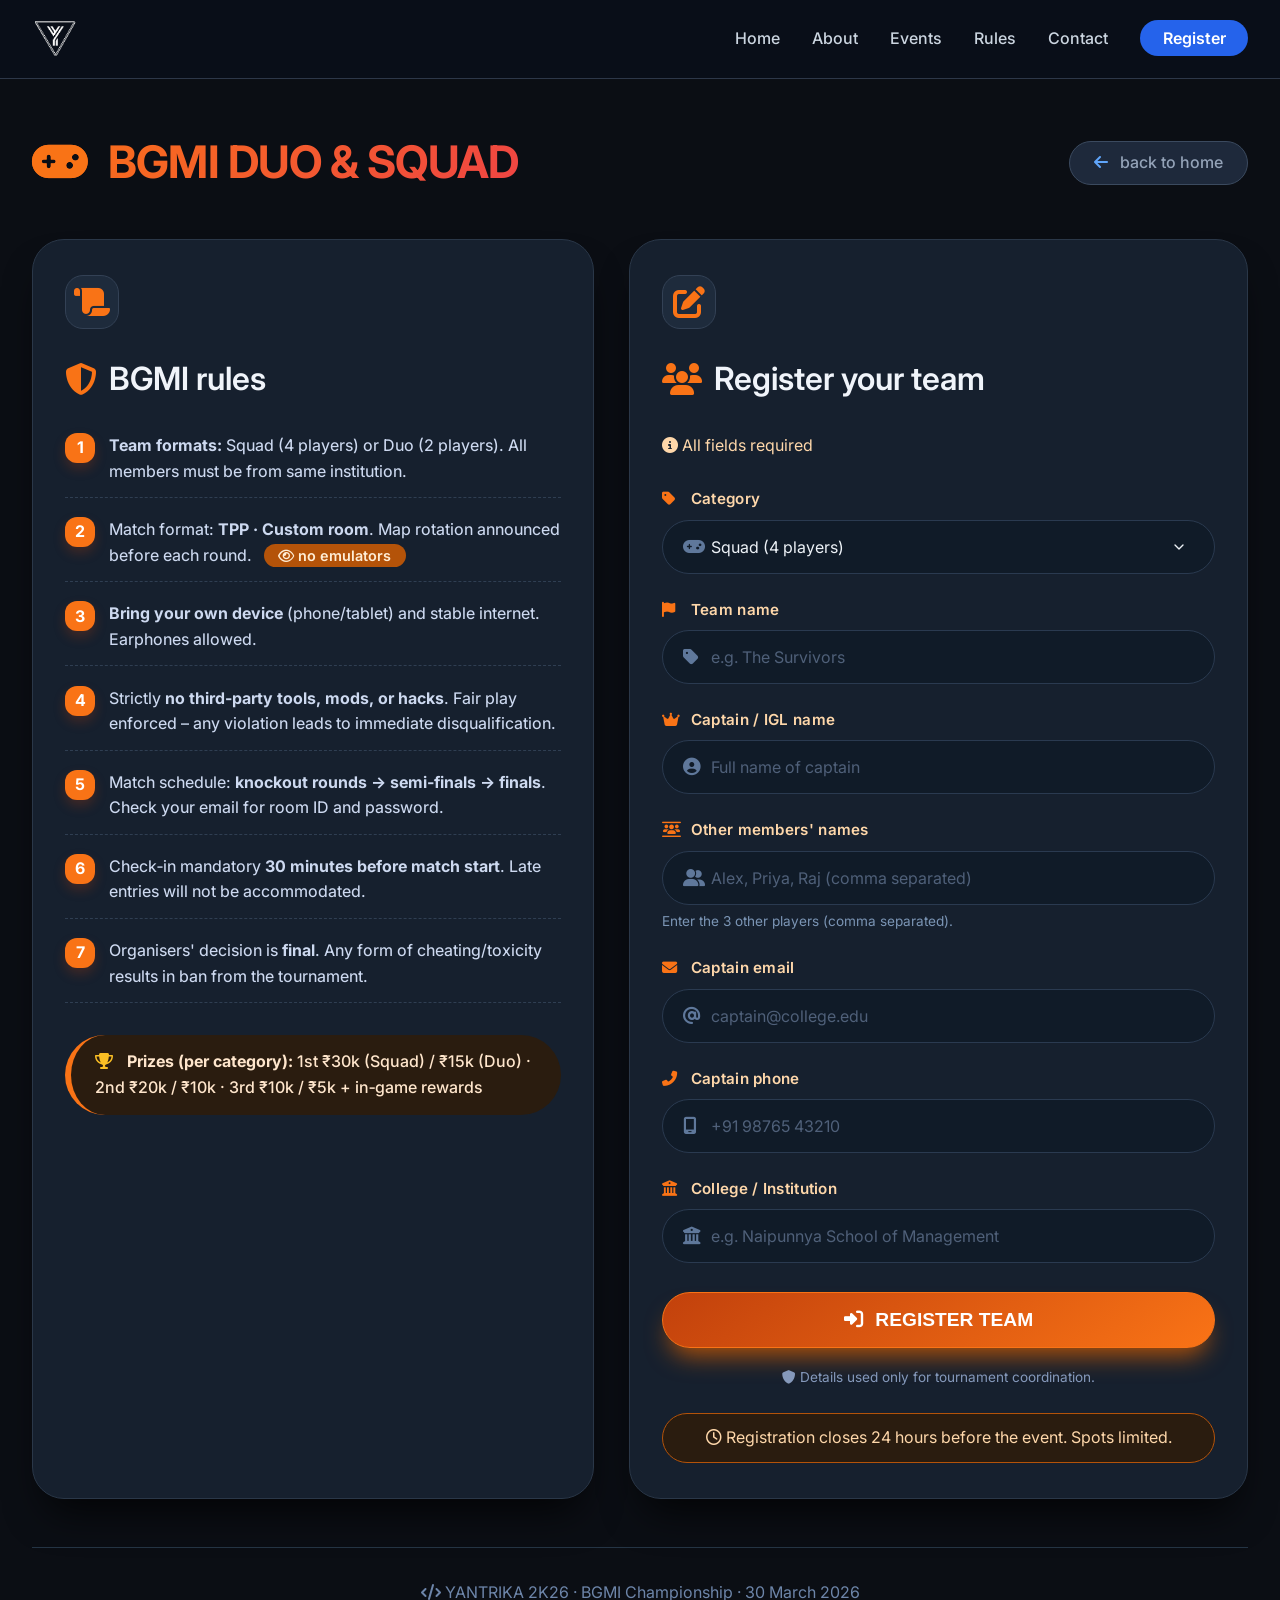
<file: bgmi.html>
<!DOCTYPE html>
<html lang="en">

<head>
    <meta charset="UTF-8" />
    <meta name="viewport" content="width=device-width, initial-scale=1.0" />
    <title>Yantrika 2K26 · BGMI Duo & Squad</title>
    <!-- same fontawesome & google font for consistency -->
    <link rel="stylesheet" href="https://cdnjs.cloudflare.com/ajax/libs/font-awesome/6.6.0/css/all.min.css" />
    <link
        href="https://fonts.googleapis.com/css2?family=Inter:opsz,wght@14..32,400;14..32,500;14..32,600;14..32,700&display=swap"
        rel="stylesheet" />
    <style>
        * {
            margin: 0;
            padding: 0;
            box-sizing: border-box;
        }

        body {
            font-family: 'Inter', sans-serif;
            background: #0b0e14;
            /* deep dark base */
            color: #e2e8f0;
            line-height: 1.6;
            min-height: 100vh;
            display: flex;
            flex-direction: column;
        }

        /* ---------- navbar (matches home page style but dark) ---------- */
        header {
            background: rgba(10, 15, 25, 0.95);
            backdrop-filter: blur(10px);
            border-bottom: 1px solid #2d3748;
            position: sticky;
            top: 0;
            z-index: 100;
        }

        .navbar {
            max-width: 1300px;
            margin: 0 auto;
            padding: 0.8rem 2rem;
            display: flex;
            align-items: center;
            justify-content: space-between;
        }

        .nav-logo img {
            height: 70px;
            width: auto;
        }

        .nav-menu {
            display: flex;
            list-style: none;
            gap: 2rem;
            align-items: center;
        }

        .nav-link {
            text-decoration: none;
            color: #cbd5e0;
            font-weight: 500;
            transition: color 0.2s;
            font-size: 1rem;
        }

        .nav-link:hover {
            color: #60a5fa;
            /* accent blue */
        }

        .register-link {
            background: #2563eb;
            color: white;
            padding: 0.5rem 1.4rem;
            border-radius: 40px;
            font-weight: 600;
        }

        .register-link:hover {
            background: #3b82f6;
            color: white;
        }

        #menu-open-button,
        #menu-close-button {
            display: none;
            background: none;
            border: none;
            color: white;
            font-size: 1.8rem;
            cursor: pointer;
        }

        /* ---------- main bgmi container ---------- */
        .bgmi-main {
            flex: 1;
            max-width: 1300px;
            margin: 3rem auto;
            padding: 0 2rem;
            width: 100%;
        }

        /* header with title & back */
        .page-header {
            display: flex;
            justify-content: space-between;
            align-items: center;
            margin-bottom: 2.5rem;
            flex-wrap: wrap;
            gap: 1rem;
        }

        .page-header h1 {
            font-size: 2.8rem;
            font-weight: 700;
            background: linear-gradient(130deg, #f97316, #ef4444);
            -webkit-background-clip: text;
            background-clip: text;
            color: transparent;
            letter-spacing: -0.02em;
        }

        .page-header h1 i {
            color: #f97316;
            margin-right: 12px;
            background: none;
            -webkit-background-clip: unset;
            background-clip: unset;
            color: #f97316;
            /* orange accent */
        }

        .home-badge {
            background: #1e293b;
            padding: 0.5rem 1.5rem;
            border-radius: 60px;
            border: 1px solid #3b4a5f;
            font-weight: 500;
        }

        .home-badge a {
            color: #94a3b8;
            text-decoration: none;
        }

        .home-badge i {
            margin-right: 8px;
            color: #60a5fa;
        }

        /* two column layout */
        .th-grid {
            display: grid;
            grid-template-columns: 1fr 1.1fr;
            gap: 2.2rem;
            margin-top: 1rem;
        }

        /* common card style */
        .rules-card,
        .form-card {
            background: #16202e;
            /* dark card */
            border-radius: 2rem;
            padding: 2.2rem 2rem;
            box-shadow: 0 25px 40px -15px rgba(0, 0, 0, 0.8);
            border: 1px solid #2a3748;
            backdrop-filter: blur(4px);
            transition: transform 0.2s ease, border-color 0.2s;
        }

        .rules-card:hover,
        .form-card:hover {
            border-color: #f97316;
            transform: translateY(-5px);
        }

        .card-icon {
            display: inline-flex;
            align-items: center;
            justify-content: center;
            width: 54px;
            height: 54px;
            background: #1e2b3c;
            border-radius: 18px;
            color: #f97316;
            font-size: 2rem;
            margin-bottom: 1.5rem;
            border: 1px solid #334155;
        }

        h2 {
            font-size: 2rem;
            font-weight: 600;
            margin-bottom: 1.8rem;
            display: flex;
            align-items: center;
            gap: 12px;
            color: #f0f4fa;
        }

        h2 i {
            color: #f97316;
            font-size: 2rem;
        }

        /* rules list */
        .rules-list {
            list-style: none;
        }

        .rules-list li {
            display: flex;
            align-items: flex-start;
            gap: 14px;
            margin-bottom: 1.2rem;
            padding-bottom: 0.8rem;
            border-bottom: 1px dashed #2f3e52;
        }

        .rule-num {
            background: #f97316;
            color: white;
            width: 30px;
            height: 30px;
            border-radius: 12px;
            display: inline-flex;
            align-items: center;
            justify-content: center;
            font-weight: 700;
            font-size: 1rem;
            flex-shrink: 0;
            box-shadow: 0 6px 12px #c2410c40;
        }

        .rule-text {
            flex: 1;
            color: #cdd9f0;
            font-weight: 450;
        }

        .rule-highlight {
            background: #b45309;
            color: #ffedd5;
            padding: 0.2rem 0.9rem;
            border-radius: 30px;
            font-size: 0.9rem;
            font-weight: 600;
            margin-left: 8px;
            white-space: nowrap;
        }

        .prize-note {
            background: #2a1c0f;
            border-radius: 50px;
            padding: 0.9rem 1.5rem;
            margin-top: 2rem;
            border-left: 6px solid #f97316;
            font-weight: 500;
            color: #ffe6cc;
        }

        .prize-note i {
            color: #fbbf24;
            margin-right: 10px;
        }

        /* ---------- form styling ---------- */
        .form-group {
            margin-bottom: 1.5rem;
        }

        label {
            display: block;
            font-weight: 600;
            font-size: 0.95rem;
            margin-bottom: 0.5rem;
            color: #fed7aa;
            letter-spacing: 0.3px;
        }

        label i {
            width: 24px;
            color: #f97316;
        }

        .input-wrapper,
        .select-wrapper {
            display: flex;
            align-items: center;
            background: #101b28;
            border-radius: 60px;
            padding: 0.1rem 1.2rem;
            border: 1.5px solid #2a3a50;
            transition: all 0.2s;
        }

        .input-wrapper:hover,
        .input-wrapper:focus-within,
        .select-wrapper:hover,
        .select-wrapper:focus-within {
            border-color: #f97316;
            box-shadow: 0 0 0 3px #c2410c40;
        }

        .input-wrapper i,
        .select-wrapper i {
            color: #5f789b;
            font-size: 1.1rem;
            width: 30px;
        }

        input,
        select {
            width: 100%;
            padding: 0.9rem 0;
            background: transparent;
            border: none;
            font-size: 1rem;
            font-family: 'Inter', sans-serif;
            color: #edf2f7;
            outline: none;
        }

        select {
            appearance: none;
            background: url('data:image/svg+xml;utf8,<svg xmlns="http://www.w3.org/2000/svg" width="16" height="16" viewBox="0 0 24 24" fill="none" stroke="%23edf2f7" stroke-width="2" stroke-linecap="round" stroke-linejoin="round"><polyline points="6 9 12 15 18 9"></polyline></svg>') no-repeat right 0.5rem center;
            background-size: 16px;
        }

        input::placeholder {
            color: #4f6079;
            font-weight: 400;
        }

        .btn-register {
            background: linear-gradient(145deg, #c2410c, #f97316);
            border: none;
            color: white;
            font-weight: 700;
            font-size: 1.2rem;
            padding: 1rem 2rem;
            border-radius: 60px;
            width: 100%;
            cursor: pointer;
            display: flex;
            align-items: center;
            justify-content: center;
            gap: 12px;
            margin-top: 1.8rem;
            border: 1px solid #f97316;
            box-shadow: 0 15px 25px -8px #b45309;
            transition: all 0.2s;
        }

        .btn-register:hover:not(:disabled) {
            background: linear-gradient(145deg, #f97316, #fb923c);
            transform: scale(1.02);
            box-shadow: 0 20px 30px -8px #b45309;
        }

        .btn-register:disabled {
            opacity: 0.65;
            cursor: not-allowed;
        }

        .success-message {
            background: #0f371f;
            color: #b8f3c5;
            border-radius: 60px;
            padding: 0.9rem 1.5rem;
            text-align: center;
            font-weight: 600;
            margin-top: 1.8rem;
            display: none;
            align-items: center;
            justify-content: center;
            gap: 12px;
            border: 1px solid #2e7d5e;
        }

        .success-message.show {
            display: flex;
        }

        .success-message i {
            font-size: 1.5rem;
            color: #4ade80;
        }

        small {
            display: block;
            margin-top: 1.2rem;
            color: #8599bb;
            font-size: 0.85rem;
            text-align: center;
        }

        .footer-note {
            margin-top: 3rem;
            text-align: center;
            color: #6d85a9;
            border-top: 1px solid #253545;
            padding-top: 2rem;
        }

        .footer-note a {
            color: #90caf9;
            text-decoration: none;
            font-weight: 500;
        }

        /* --- mobile menu improvements --- */
        @media (max-width: 700px) {
            .navbar {
                padding: 0.8rem 1.5rem;
            }

            .nav-menu {
                position: fixed;
                top: 0;
                right: -100%;
                width: 280px;
                height: 100vh;
                background: #0f172a;
                flex-direction: column;
                padding: 5rem 2rem;
                transition: right 0.3s ease;
                box-shadow: -5px 0 30px black;
                z-index: 200;
                overflow-y: auto;
            }

            body.show-mobile-menu .nav-menu {
                right: 0;
            }

            body.show-mobile-menu {
                overflow: hidden;
            }

            #menu-open-button {
                display: block;
            }

            #menu-close-button {
                display: block;
                position: absolute;
                top: 1.5rem;
                right: 1.5rem;
            }
        }

        /* responsiveness for other sections */
        @media (max-width: 1024px) {
            .th-grid {
                gap: 1.5rem;
            }

            .rules-card,
            .form-card {
                padding: 1.8rem 1.5rem;
            }
        }

        @media (max-width: 900px) {
            .th-grid {
                grid-template-columns: 1fr;
            }

            .page-header h1 {
                font-size: 2.3rem;
            }
        }

        @media (max-width: 500px) {
            .bgmi-main {
                margin: 1.5rem auto;
                padding: 0 1rem;
            }

            .page-header {
                margin-bottom: 1.5rem;
                flex-direction: column;
                align-items: flex-start;
                gap: 0.8rem;
            }

            .page-header h1 {
                font-size: 1.8rem;
            }

            .home-badge {
                padding: 0.4rem 1rem;
                font-size: 0.9rem;
            }

            .rules-card,
            .form-card {
                padding: 1.5rem 1.2rem;
                border-radius: 1.2rem;
            }

            .card-icon {
                width: 44px;
                height: 44px;
                font-size: 1.6rem;
                margin-bottom: 1rem;
                border-radius: 14px;
            }

            h2 {
                font-size: 1.5rem;
                margin-bottom: 1.2rem;
            }

            h2 i {
                font-size: 1.5rem;
            }

            .rules-list li {
                gap: 10px;
                font-size: 0.95rem;
            }

            .rule-num {
                width: 26px;
                height: 26px;
                font-size: 0.9rem;
                border-radius: 8px;
            }

            .input-wrapper,
            .select-wrapper {
                padding: 0.1rem 1rem;
            }

            input,
            select {
                font-size: 0.95rem;
            }

            .btn-register {
                padding: 0.9rem 1.2rem;
                font-size: 1.05rem;
            }

            .prize-note {
                padding: 0.8rem 1rem;
                font-size: 0.9rem;
                margin-top: 1.5rem;
            }

            .footer-note {
                font-size: 0.85rem;
                padding: 1.5rem 1rem 0;
            }
        }
    </style>
</head>

<body>
    <!-- navbar (same as home, active home link points to index) -->
    <header>
        <nav class="navbar">
            <a href="index.html" class="nav-logo">
                <img src="./yantrika-images/yantrika.png" alt="Yantrika Logo" style="height:45px;">
            </a>
            <ul class="nav-menu">
                <button id="menu-close-button" class="fas fa-times"></button>
                <li class="nav-item"><a href="index.html" class="nav-link">Home</a></li>
                <li class="nav-item"><a href="index.html#about" class="nav-link">About</a></li>
                <li class="nav-item"><a href="index.html#events" class="nav-link">Events</a></li>
                <li class="nav-item"><a href="index.html#rules" class="nav-link">Rules</a></li>
                <li class="nav-item"><a href="index.html#contact" class="nav-link">Contact</a></li>
                <li class="nav-item"><a
                        href="https://docs.google.com/forms/d/e/1FAIpQLSdMAK3N2_PCzqhsFvhlyOdtZt3FZMfPoFVZkqa5NTaTAF0Fag/viewform?usp=dialog"
                        class="nav-link register-link">Register</a></li>
            </ul>
            <button id="menu-open-button" class="fas fa-bars"></button>
        </nav>
    </header>

    <main class="bgmi-main">
        <!-- page header -->
        <div class="page-header">
            <h1><i class="fas fa-gamepad"></i> BGMI DUO & SQUAD</h1>
            <div class="home-badge">
                <a href="index.html"><i class="fas fa-arrow-left"></i> back to home</a>
            </div>
        </div>

        <!-- two content columns: rules & registration -->
        <div class="th-grid">
            <!-- LEFT: COMMON RULES CARD (BGMI specific) -->
            <div class="rules-card">
                <div class="card-icon"><i class="fas fa-scroll"></i></div>
                <h2><i class="fas fa-shield-halved"></i> BGMI rules</h2>
                <ul class="rules-list">
                    <li>
                        <span class="rule-num">1</span>
                        <span class="rule-text"><strong>Team formats:</strong> Squad (4 players) or Duo (2 players). All
                            members must be from same institution.</span>
                    </li>
                    <li>
                        <span class="rule-num">2</span>
                        <span class="rule-text">Match format: <strong>TPP · Custom room</strong>. Map rotation announced
                            before each round. <span class="rule-highlight"><i class="far fa-eye"></i> no
                                emulators</span></span>
                    </li>
                    <li>
                        <span class="rule-num">3</span>
                        <span class="rule-text"><strong>Bring your own device</strong> (phone/tablet) and stable
                            internet. Earphones allowed.</span>
                    </li>
                    <li>
                        <span class="rule-num">4</span>
                        <span class="rule-text">Strictly <strong>no third-party tools, mods, or hacks</strong>. Fair
                            play enforced – any violation leads to immediate disqualification.</span>
                    </li>
                    <li>
                        <span class="rule-num">5</span>
                        <span class="rule-text">Match schedule: <strong>knockout rounds → semi‑finals → finals</strong>.
                            Check your email for room ID and password.</span>
                    </li>
                    <li>
                        <span class="rule-num">6</span>
                        <span class="rule-text">Check‑in mandatory <strong>30 minutes before match start</strong>. Late
                            entries will not be accommodated.</span>
                    </li>
                    <li>
                        <span class="rule-num">7</span>
                        <span class="rule-text">Organisers' decision is <strong>final</strong>. Any form of
                            cheating/toxicity results in ban from the tournament.</span>
                    </li>
                </ul>
                <div class="prize-note">
                    <i class="fas fa-trophy"></i> <strong>Prizes (per category):</strong> 1st ₹30k (Squad) / ₹15k (Duo)
                    · 2nd ₹20k / ₹10k · 3rd ₹10k / ₹5k + in‑game rewards
                </div>
            </div>

            <!-- RIGHT: REGISTRATION FORM CARD (dynamic duo/squad) -->
            <div class="form-card">
                <div class="card-icon"><i class="fas fa-pen-to-square"></i></div>
                <h2><i class="fas fa-users"></i> Register your team</h2>
                <p style="margin-bottom: 1.8rem; color: #fed7aa;"><i class="fas fa-info-circle"></i> All fields required
                </p>

                <form id="bgmiForm">
                    <!-- Category selection -->
                    <div class="form-group">
                        <label><i class="fas fa-tag"></i> Category</label>
                        <div class="select-wrapper">
                            <i class="fas fa-gamepad"></i>
                            <select id="categorySelect" required>
                                <option value="squad" selected>Squad (4 players)</option>
                                <option value="duo">Duo (2 players)</option>
                            </select>
                        </div>
                    </div>

                    <!-- Team name -->
                    <div class="form-group">
                        <label><i class="fas fa-flag"></i> Team name</label>
                        <div class="input-wrapper">
                            <i class="fas fa-tag"></i>
                            <input type="text" id="teamName" placeholder="e.g. The Survivors" required>
                        </div>
                    </div>

                    <!-- Captain name -->
                    <div class="form-group">
                        <label><i class="fas fa-crown"></i> Captain / IGL name</label>
                        <div class="input-wrapper">
                            <i class="fas fa-user-circle"></i>
                            <input type="text" id="captainName" placeholder="Full name of captain" required>
                        </div>
                    </div>

                    <!-- Other members (dynamic) -->
                    <div class="form-group">
                        <label id="membersLabel"><i class="fas fa-users-between-lines"></i> Other members' names</label>
                        <div class="input-wrapper">
                            <i class="fas fa-user-group"></i>
                            <input type="text" id="membersInput" placeholder="Alex, Priya, Raj (comma separated)"
                                required>
                        </div>
                        <small id="membersHint"
                            style="display: block; margin-top: 6px; color: #7b95b5; text-align: left;">Enter the 3 other
                            players (comma separated).</small>
                    </div>

                    <!-- Captain email -->
                    <div class="form-group">
                        <label><i class="fas fa-envelope"></i> Captain email</label>
                        <div class="input-wrapper">
                            <i class="fas fa-at"></i>
                            <input type="email" id="captainEmail" placeholder="captain@college.edu" required>
                        </div>
                    </div>

                    <!-- Captain phone -->
                    <div class="form-group">
                        <label><i class="fas fa-phone-alt"></i> Captain phone</label>
                        <div class="input-wrapper">
                            <i class="fas fa-mobile-screen"></i>
                            <input type="tel" id="captainPhone" placeholder="+91 98765 43210" required>
                        </div>
                    </div>

                    <!-- College -->
                    <div class="form-group">
                        <label><i class="fas fa-building-columns"></i> College / Institution</label>
                        <div class="input-wrapper">
                            <i class="fas fa-university"></i>
                            <input type="text" id="college" placeholder="e.g. Naipunnya School of Management" required>
                        </div>
                    </div>

                    <button type="submit" class="btn-register" id="registerBtn">
                        <i class="fas fa-right-to-bracket"></i> REGISTER TEAM
                    </button>
                    <small><i class="fas fa-shield"></i> Details used only for tournament coordination.</small>
                </form>

                <!-- success message -->
                <div id="successMsg" class="success-message">
                    <i class="fas fa-circle-check"></i> Team registered! Room ID & password will be sent 24h before
                    match.
                </div>

                <!-- deadline note -->
                <div
                    style="margin-top: 1.5rem; background: #2a1c0f; border-radius: 60px; padding: 0.7rem 1rem; color: #fed7aa; text-align: center; border: 1px solid #b45309;">
                    <i class="far fa-clock"></i> Registration closes 24 hours before the event. Spots limited.
                </div>
            </div>
        </div>

        <!-- footer hint -->
        <div class="footer-note">
            <i class="fas fa-code"></i> YANTRIKA 2K26 · BGMI Championship · 30 March 2026
        </div>
    </main>

    <script>
        (function () {
            // ---------- mobile menu toggle ----------
            const menuOpen = document.getElementById('menu-open-button');
            const menuClose = document.getElementById('menu-close-button');
            const body = document.body;

            if (menuOpen) {
                menuOpen.addEventListener('click', () => {
                    body.classList.toggle('show-mobile-menu');
                });
            }

            if (menuClose) {
                menuClose.addEventListener('click', () => {
                    body.classList.remove('show-mobile-menu');
                });
            }

            document.querySelectorAll('.nav-link').forEach(link => {
                link.addEventListener('click', () => {
                    body.classList.remove('show-mobile-menu');
                });
            });

            // ---------- dynamic category handling ----------
            const categorySelect = document.getElementById('categorySelect');
            const membersInput = document.getElementById('membersInput');
            const membersLabel = document.getElementById('membersLabel');
            const membersHint = document.getElementById('membersHint');

            function updateMembersField() {
                if (categorySelect.value === 'duo') {
                    membersLabel.innerHTML = '<i class="fas fa-user"></i> Partner\'s name';
                    membersInput.placeholder = 'e.g. Priya Sharma';
                    membersHint.innerText = 'Enter the name of your duo partner.';
                } else {
                    membersLabel.innerHTML = '<i class="fas fa-users-between-lines"></i> Other members\' names';
                    membersInput.placeholder = 'Alex, Priya, Raj (comma separated)';
                    membersHint.innerText = 'Enter the 3 other players (comma separated).';
                }
            }

            categorySelect.addEventListener('change', updateMembersField);
            updateMembersField(); // set initial state

            // ---------- bgmi form handling (demo) ----------
            const form = document.getElementById('bgmiForm');
            const successDiv = document.getElementById('successMsg');
            const registerBtn = document.getElementById('registerBtn');

            form.addEventListener('submit', async function (e) {
                e.preventDefault();

                const data = {
                    category: categorySelect.value,
                    team: document.getElementById("teamName").value,
                    captain: document.getElementById("captainName").value,
                    members: document.getElementById("membersInput").value,
                    email: document.getElementById("captainEmail").value,
                    phone: document.getElementById("captainPhone").value,
                    college: document.getElementById("college").value
                };

                registerBtn.disabled = true;
                registerBtn.innerHTML = `<i class="fas fa-spinner fa-spin"></i> Submitting...`;

                await fetch("https://script.google.com/macros/s/AKfycbxtp_COdrMVgL9K8QAH5kKmoKNwoKgqGhMXU4rft8OnlUnT5GMg-jnyQfgcR01_lXE4/exec", {
                    method: "POST",
                    body: JSON.stringify(data)
                });

                successDiv.classList.add('show');
                registerBtn.innerHTML = `<i class="fas fa-check-circle"></i> REGISTERED`;
            });
        })();
    </script>
</body>

</html>
</file>
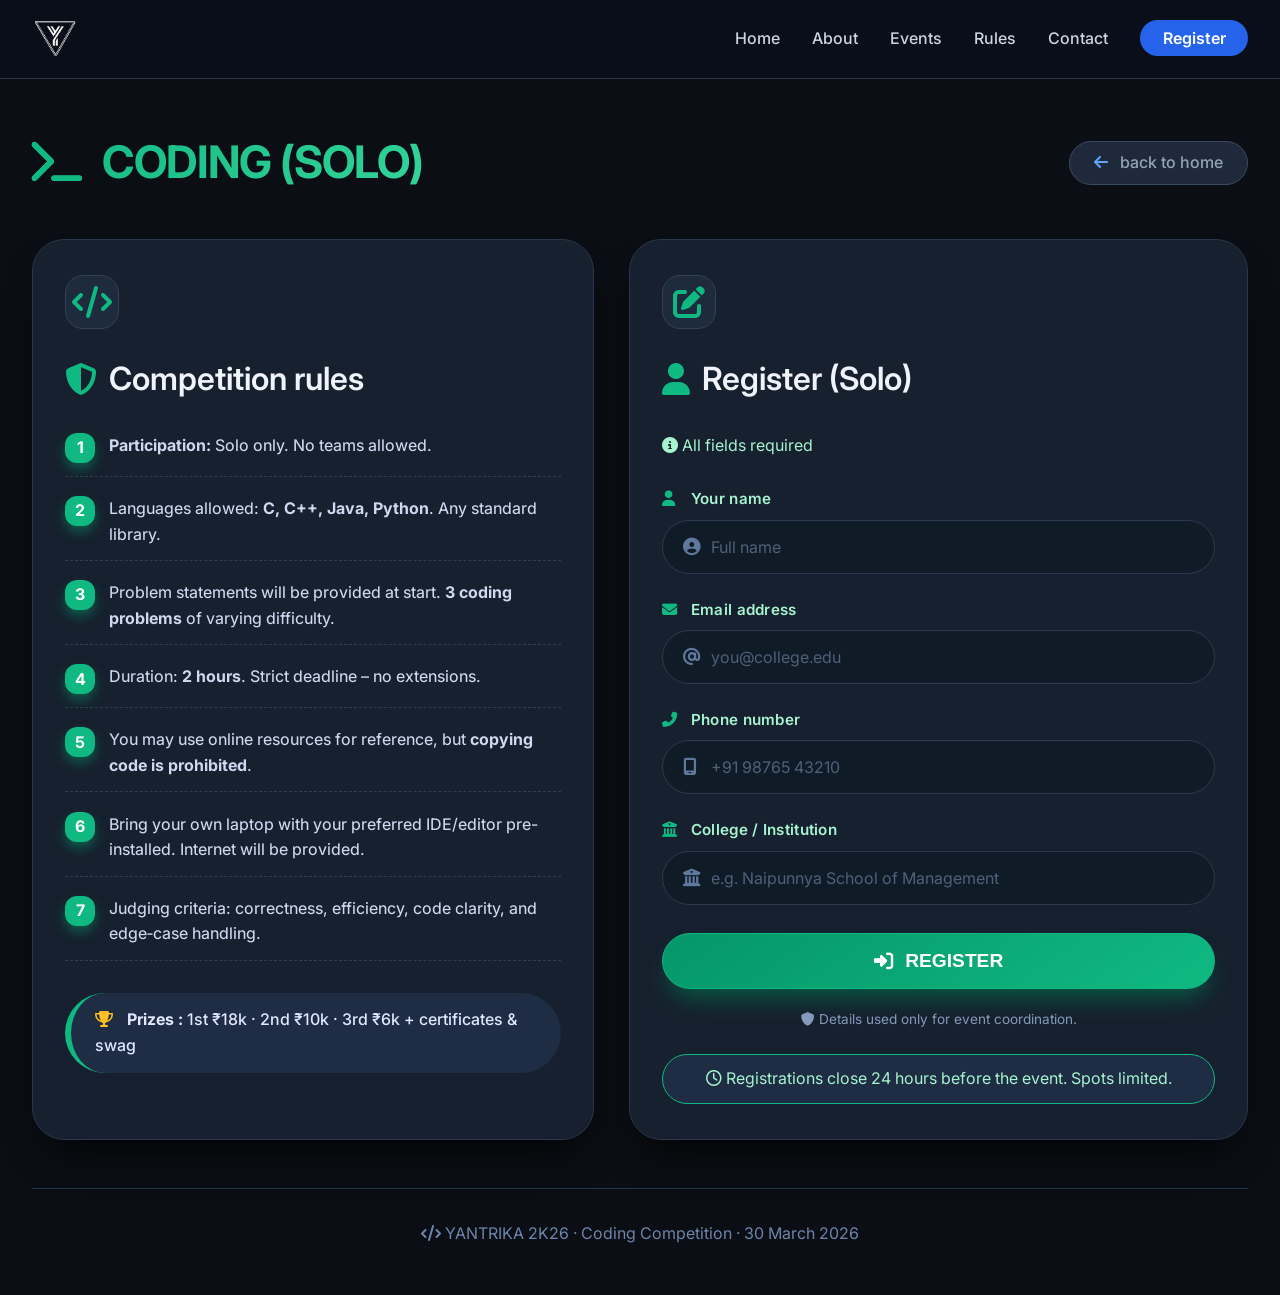
<file: coding.html>
<!DOCTYPE html>
<html lang="en">

<head>
    <meta charset="UTF-8" />
    <meta name="viewport" content="width=device-width, initial-scale=1.0" />
    <title>Yantrika 2K26 · Coding (Solo)</title>
    <!-- same fontawesome & google font for consistency -->
    <link rel="stylesheet" href="https://cdnjs.cloudflare.com/ajax/libs/font-awesome/6.6.0/css/all.min.css" />
    <link
        href="https://fonts.googleapis.com/css2?family=Inter:opsz,wght@14..32,400;14..32,500;14..32,600;14..32,700&display=swap"
        rel="stylesheet" />
    <style>
        * {
            margin: 0;
            padding: 0;
            box-sizing: border-box;
        }

        body {
            font-family: 'Inter', sans-serif;
            background: #0b0e14;
            color: #e2e8f0;
            line-height: 1.6;
            min-height: 100vh;
            display: flex;
            flex-direction: column;
        }

        /* ---------- navbar (matches home page style) ---------- */
        header {
            background: rgba(10, 15, 25, 0.95);
            backdrop-filter: blur(10px);
            border-bottom: 1px solid #2d3748;
            position: sticky;
            top: 0;
            z-index: 100;
        }

        .navbar {
            max-width: 1300px;
            margin: 0 auto;
            padding: 0.8rem 2rem;
            display: flex;
            align-items: center;
            justify-content: space-between;
        }

        .nav-logo img {
            height: 70px;
            width: auto;
        }

        .nav-menu {
            display: flex;
            list-style: none;
            gap: 2rem;
            align-items: center;
        }

        .nav-link {
            text-decoration: none;
            color: #cbd5e0;
            font-weight: 500;
            transition: color 0.2s;
            font-size: 1rem;
        }

        .nav-link:hover {
            color: #60a5fa;
        }

        .register-link {
            background: #2563eb;
            color: white;
            padding: 0.5rem 1.4rem;
            border-radius: 40px;
            font-weight: 600;
        }

        .register-link:hover {
            background: #3b82f6;
            color: white;
        }

        #menu-open-button,
        #menu-close-button {
            display: none;
            background: none;
            border: none;
            color: white;
            font-size: 1.8rem;
            cursor: pointer;
        }

        /* ---------- main coding container ---------- */
        .coding-main {
            flex: 1;
            max-width: 1300px;
            margin: 3rem auto;
            padding: 0 2rem;
            width: 100%;
        }

        /* header with title & back */
        .page-header {
            display: flex;
            justify-content: space-between;
            align-items: center;
            margin-bottom: 2.5rem;
            flex-wrap: wrap;
            gap: 1rem;
        }

        .page-header h1 {
            font-size: 2.8rem;
            font-weight: 700;
            background: linear-gradient(130deg, #10b981, #34d399);
            -webkit-background-clip: text;
            background-clip: text;
            color: transparent;
            letter-spacing: -0.02em;
        }

        .page-header h1 i {
            color: #10b981;
            margin-right: 12px;
            background: none;
            -webkit-background-clip: unset;
            background-clip: unset;
            color: #10b981;
        }

        .home-badge {
            background: #1e293b;
            padding: 0.5rem 1.5rem;
            border-radius: 60px;
            border: 1px solid #3b4a5f;
            font-weight: 500;
        }

        .home-badge a {
            color: #94a3b8;
            text-decoration: none;
        }

        .home-badge i {
            margin-right: 8px;
            color: #60a5fa;
        }

        /* two column layout */
        .th-grid {
            display: grid;
            grid-template-columns: 1fr 1.1fr;
            gap: 2.2rem;
            margin-top: 1rem;
        }

        /* common card style */
        .rules-card,
        .form-card {
            background: #16202e;
            border-radius: 2rem;
            padding: 2.2rem 2rem;
            box-shadow: 0 25px 40px -15px rgba(0, 0, 0, 0.8);
            border: 1px solid #2a3748;
            backdrop-filter: blur(4px);
            transition: transform 0.2s ease, border-color 0.2s;
        }

        .rules-card:hover,
        .form-card:hover {
            border-color: #10b981;
            transform: translateY(-5px);
        }

        .card-icon {
            display: inline-flex;
            align-items: center;
            justify-content: center;
            width: 54px;
            height: 54px;
            background: #1e2b3c;
            border-radius: 18px;
            color: #10b981;
            font-size: 2rem;
            margin-bottom: 1.5rem;
            border: 1px solid #334155;
        }

        h2 {
            font-size: 2rem;
            font-weight: 600;
            margin-bottom: 1.8rem;
            display: flex;
            align-items: center;
            gap: 12px;
            color: #f0f4fa;
        }

        h2 i {
            color: #10b981;
            font-size: 2rem;
        }

        /* rules list */
        .rules-list {
            list-style: none;
        }

        .rules-list li {
            display: flex;
            align-items: flex-start;
            gap: 14px;
            margin-bottom: 1.2rem;
            padding-bottom: 0.8rem;
            border-bottom: 1px dashed #2f3e52;
        }

        .rule-num {
            background: #10b981;
            color: white;
            width: 30px;
            height: 30px;
            border-radius: 12px;
            display: inline-flex;
            align-items: center;
            justify-content: center;
            font-weight: 700;
            font-size: 1rem;
            flex-shrink: 0;
            box-shadow: 0 6px 12px #05966980;
        }

        .rule-text {
            flex: 1;
            color: #cdd9f0;
            font-weight: 450;
        }

        .rule-highlight {
            background: #059669;
            color: #d1fae5;
            padding: 0.2rem 0.9rem;
            border-radius: 30px;
            font-size: 0.9rem;
            font-weight: 600;
            margin-left: 8px;
            white-space: nowrap;
        }

        .prize-note {
            background: #1e2d44;
            border-radius: 50px;
            padding: 0.9rem 1.5rem;
            margin-top: 2rem;
            border-left: 6px solid #10b981;
            font-weight: 500;
            color: #e0e7ff;
        }

        .prize-note i {
            color: #fbbf24;
            margin-right: 10px;
        }

        /* ---------- form styling ---------- */
        .form-group {
            margin-bottom: 1.5rem;
        }

        label {
            display: block;
            font-weight: 600;
            font-size: 0.95rem;
            margin-bottom: 0.5rem;
            color: #a7f3d0;
            letter-spacing: 0.3px;
        }

        label i {
            width: 24px;
            color: #10b981;
        }

        .input-wrapper {
            display: flex;
            align-items: center;
            background: #101b28;
            border-radius: 60px;
            padding: 0.1rem 1.2rem;
            border: 1.5px solid #2a3a50;
            transition: all 0.2s;
        }

        .input-wrapper:hover,
        .input-wrapper:focus-within {
            border-color: #10b981;
            box-shadow: 0 0 0 3px #05966940;
        }

        .input-wrapper i {
            color: #5f789b;
            font-size: 1.1rem;
            width: 30px;
        }

        input {
            width: 100%;
            padding: 0.9rem 0;
            background: transparent;
            border: none;
            font-size: 1rem;
            font-family: 'Inter', sans-serif;
            color: #edf2f7;
            outline: none;
        }

        input::placeholder {
            color: #4f6079;
            font-weight: 400;
        }

        .btn-register {
            background: linear-gradient(145deg, #059669, #10b981);
            border: none;
            color: white;
            font-weight: 700;
            font-size: 1.2rem;
            padding: 1rem 2rem;
            border-radius: 60px;
            width: 100%;
            cursor: pointer;
            display: flex;
            align-items: center;
            justify-content: center;
            gap: 12px;
            margin-top: 1.8rem;
            border: 1px solid #10b981;
            box-shadow: 0 15px 25px -8px #065f46;
            transition: all 0.2s;
        }

        .btn-register:hover:not(:disabled) {
            background: linear-gradient(145deg, #10b981, #34d399);
            transform: scale(1.02);
            box-shadow: 0 20px 30px -8px #065f46;
        }

        .btn-register:disabled {
            opacity: 0.65;
            cursor: not-allowed;
        }

        .success-message {
            background: #0f371f;
            color: #b8f3c5;
            border-radius: 60px;
            padding: 0.9rem 1.5rem;
            text-align: center;
            font-weight: 600;
            margin-top: 1.8rem;
            display: none;
            align-items: center;
            justify-content: center;
            gap: 12px;
            border: 1px solid #2e7d5e;
        }

        .success-message.show {
            display: flex;
        }

        .success-message i {
            font-size: 1.5rem;
            color: #4ade80;
        }

        small {
            display: block;
            margin-top: 1.2rem;
            color: #8599bb;
            font-size: 0.85rem;
            text-align: center;
        }

        .footer-note {
            margin-top: 3rem;
            text-align: center;
            color: #6d85a9;
            border-top: 1px solid #253545;
            padding-top: 2rem;
        }

        .footer-note a {
            color: #90caf9;
            text-decoration: none;
            font-weight: 500;
        }

        /* --- mobile menu improvements --- */
        @media (max-width: 700px) {
            .navbar {
                padding: 0.8rem 1.5rem;
            }

            .nav-menu {
                position: fixed;
                top: 0;
                right: -100%;
                width: 280px;
                height: 100vh;
                background: #0f172a;
                flex-direction: column;
                padding: 5rem 2rem;
                transition: right 0.3s ease;
                box-shadow: -5px 0 30px black;
                z-index: 200;
                overflow-y: auto;
            }

            body.show-mobile-menu .nav-menu {
                right: 0;
            }

            body.show-mobile-menu {
                overflow: hidden;
            }

            #menu-open-button {
                display: block;
            }

            #menu-close-button {
                display: block;
                position: absolute;
                top: 1.5rem;
                right: 1.5rem;
            }
        }

        /* responsiveness for other sections */
        @media (max-width: 1024px) {
            .th-grid {
                gap: 1.5rem;
            }

            .rules-card,
            .form-card {
                padding: 1.8rem 1.5rem;
            }
        }

        @media (max-width: 900px) {
            .th-grid {
                grid-template-columns: 1fr;
            }

            .page-header h1 {
                font-size: 2.3rem;
            }
        }

        @media (max-width: 500px) {
            .coding-main {
                margin: 1.5rem auto;
                padding: 0 1rem;
            }

            .page-header {
                margin-bottom: 1.5rem;
                flex-direction: column;
                align-items: flex-start;
                gap: 0.8rem;
            }

            .page-header h1 {
                font-size: 1.8rem;
            }

            .home-badge {
                padding: 0.4rem 1rem;
                font-size: 0.9rem;
            }

            .rules-card,
            .form-card {
                padding: 1.5rem 1.2rem;
                border-radius: 1.2rem;
            }

            .card-icon {
                width: 44px;
                height: 44px;
                font-size: 1.6rem;
                margin-bottom: 1rem;
                border-radius: 14px;
            }

            h2 {
                font-size: 1.5rem;
                margin-bottom: 1.2rem;
            }

            h2 i {
                font-size: 1.5rem;
            }

            .rules-list li {
                gap: 10px;
                font-size: 0.95rem;
            }

            .rule-num {
                width: 26px;
                height: 26px;
                font-size: 0.9rem;
                border-radius: 8px;
            }

            .input-wrapper {
                padding: 0.1rem 1rem;
            }

            input {
                font-size: 0.95rem;
            }

            .btn-register {
                padding: 0.9rem 1.2rem;
                font-size: 1.05rem;
            }

            .prize-note {
                padding: 0.8rem 1rem;
                font-size: 0.9rem;
                margin-top: 1.5rem;
            }

            .footer-note {
                font-size: 0.85rem;
                padding: 1.5rem 1rem 0;
            }
        }
    </style>
</head>

<body>
    <!-- navbar (same as home) -->
    <header>
        <nav class="navbar">
            <a href="index.html" class="nav-logo">
                <img src="./yantrika-images/yantrika.png" alt="Yantrika Logo" style="height:45px;">
            </a>
            <ul class="nav-menu">
                <button id="menu-close-button" class="fas fa-times"></button>
                <li class="nav-item"><a href="index.html" class="nav-link">Home</a></li>
                <li class="nav-item"><a href="index.html#about" class="nav-link">About</a></li>
                <li class="nav-item"><a href="index.html#events" class="nav-link">Events</a></li>
                <li class="nav-item"><a href="index.html#rules" class="nav-link">Rules</a></li>
                <li class="nav-item"><a href="index.html#contact" class="nav-link">Contact</a></li>
                <li class="nav-item"><a
                        href="https://docs.google.com/forms/d/e/1FAIpQLSdMAK3N2_PCzqhsFvhlyOdtZt3FZMfPoFVZkqa5NTaTAF0Fag/viewform?usp=dialog"
                        class="nav-link register-link">Register</a></li>
            </ul>
            <button id="menu-open-button" class="fas fa-bars"></button>
        </nav>
    </header>

    <main class="coding-main">
        <!-- page header -->
        <div class="page-header">
            <h1><i class="fas fa-terminal"></i> CODING (SOLO)</h1>
            <div class="home-badge">
                <a href="index.html"><i class="fas fa-arrow-left"></i> back to home</a>
            </div>
        </div>

        <!-- two content columns: rules & registration -->
        <div class="th-grid">
            <!-- LEFT: RULES CARD (coding specific) -->
            <div class="rules-card">
                <div class="card-icon"><i class="fas fa-code"></i></div>
                <h2><i class="fas fa-shield-halved"></i> Competition rules</h2>
                <ul class="rules-list">
                    <li>
                        <span class="rule-num">1</span>
                        <span class="rule-text"><strong>Participation:</strong> Solo only. No teams allowed.</span>
                    </li>
                    <li>
                        <span class="rule-num">2</span>
                        <span class="rule-text">Languages allowed: <strong>C, C++, Java, Python</strong>. Any standard
                            library.</span>
                    </li>
                    <li>
                        <span class="rule-num">3</span>
                        <span class="rule-text">Problem statements will be provided at start. <strong>3 coding
                                problems</strong> of varying difficulty.</span>
                    </li>
                    <li>
                        <span class="rule-num">4</span>
                        <span class="rule-text">Duration: <strong>2 hours</strong>. Strict deadline – no
                            extensions.</span>
                    </li>
                    <li>
                        <span class="rule-num">5</span>
                        <span class="rule-text">You may use online resources for reference, but <strong>copying code is
                                prohibited</strong>.</span>
                    </li>
                    <li>
                        <span class="rule-num">6</span>
                        <span class="rule-text">Bring your own laptop with your preferred IDE/editor pre-installed.
                            Internet will be provided.</span>
                    </li>
                    <li>
                        <span class="rule-num">7</span>
                        <span class="rule-text">Judging criteria: correctness, efficiency, code clarity, and edge‑case
                            handling.</span>
                    </li>
                </ul>
                <div class="prize-note">
                    <i class="fas fa-trophy"></i> <strong>Prizes :</strong> 1st ₹18k · 2nd ₹10k · 3rd ₹6k + certificates
                    & swag
                </div>
            </div>

            <!-- RIGHT: REGISTRATION FORM CARD (solo only) -->
            <div class="form-card">
                <div class="card-icon"><i class="fas fa-pen-to-square"></i></div>
                <h2><i class="fas fa-user"></i> Register (Solo)</h2>
                <p style="margin-bottom: 1.8rem; color: #a7f3d0;"><i class="fas fa-info-circle"></i> All fields required
                </p>

                <form id="codingForm">
                    <!-- Participant name -->
                    <div class="form-group">
                        <label><i class="fas fa-user"></i> Your name</label>
                        <div class="input-wrapper">
                            <i class="fas fa-user-circle"></i>
                            <input type="text" id="participantName" placeholder="Full name" required>
                        </div>
                    </div>

                    <!-- Email -->
                    <div class="form-group">
                        <label><i class="fas fa-envelope"></i> Email address</label>
                        <div class="input-wrapper">
                            <i class="fas fa-at"></i>
                            <input type="email" id="email" placeholder="you@college.edu" required>
                        </div>
                    </div>

                    <!-- Phone -->
                    <div class="form-group">
                        <label><i class="fas fa-phone-alt"></i> Phone number</label>
                        <div class="input-wrapper">
                            <i class="fas fa-mobile-screen"></i>
                            <input type="tel" id="phone" placeholder="+91 98765 43210" required>
                        </div>
                    </div>

                    <!-- College -->
                    <div class="form-group">
                        <label><i class="fas fa-building-columns"></i> College / Institution</label>
                        <div class="input-wrapper">
                            <i class="fas fa-university"></i>
                            <input type="text" id="college" placeholder="e.g. Naipunnya School of Management" required>
                        </div>
                    </div>

                    <button type="submit" class="btn-register" id="registerBtn">
                        <i class="fas fa-right-to-bracket"></i> REGISTER
                    </button>
                    <small><i class="fas fa-shield"></i> Details used only for event coordination.</small>
                </form>

                <!-- success message -->
                <div id="successMsg" class="success-message">
                    <i class="fas fa-circle-check"></i> Registered! Check your email for problem details.
                </div>

                <!-- deadline note -->
                <div
                    style="margin-top: 1.5rem; background: #1e2d44; border-radius: 60px; padding: 0.7rem 1rem; color: #a7f3d0; text-align: center; border: 1px solid #10b981;">
                    <i class="far fa-clock"></i> Registrations close 24 hours before the event. Spots limited.
                </div>
            </div>
        </div>

        <!-- footer hint -->
        <div class="footer-note">
            <i class="fas fa-code"></i> YANTRIKA 2K26 · Coding Competition · 30 March 2026
        </div>
    </main>

    <script>
        (function () {
            // ---------- mobile menu toggle ----------
            const menuOpen = document.getElementById('menu-open-button');
            const menuClose = document.getElementById('menu-close-button');
            const body = document.body;

            if (menuOpen) {
                menuOpen.addEventListener('click', () => {
                    body.classList.toggle('show-mobile-menu');
                });
            }

            if (menuClose) {
                menuClose.addEventListener('click', () => {
                    body.classList.remove('show-mobile-menu');
                });
            }

            document.querySelectorAll('.nav-link').forEach(link => {
                link.addEventListener('click', () => {
                    body.classList.remove('show-mobile-menu');
                });
            });

            // ---------- coding form handling (demo) ----------
            const form = document.getElementById('codingForm');
            const successDiv = document.getElementById('successMsg');
            const registerBtn = document.getElementById('registerBtn');

            form.addEventListener('submit', async function (e) {
                e.preventDefault();

                const data = {
                    name: document.getElementById("participantName").value,
                    email: document.getElementById("email").value,
                    phone: document.getElementById("phone").value,
                    college: document.getElementById("college").value
                };

                registerBtn.disabled = true;
                registerBtn.innerHTML = `<i class="fas fa-spinner fa-spin"></i> Submitting...`;

                await fetch("https://script.google.com/macros/s/AKfycbwo0Kch-UAhjI805azb1wGwGmsoHA1BHxAnG-mYsUywKA4_1rjnLGfIixohx-KWLdg7/exec", {
                    method: "POST",
                    body: JSON.stringify(data)
                });

                successDiv.classList.add('show');
                registerBtn.innerHTML = `<i class="fas fa-check-circle"></i> REGISTERED`;
            });
        })();
    </script>
</body>

</html>
</file>
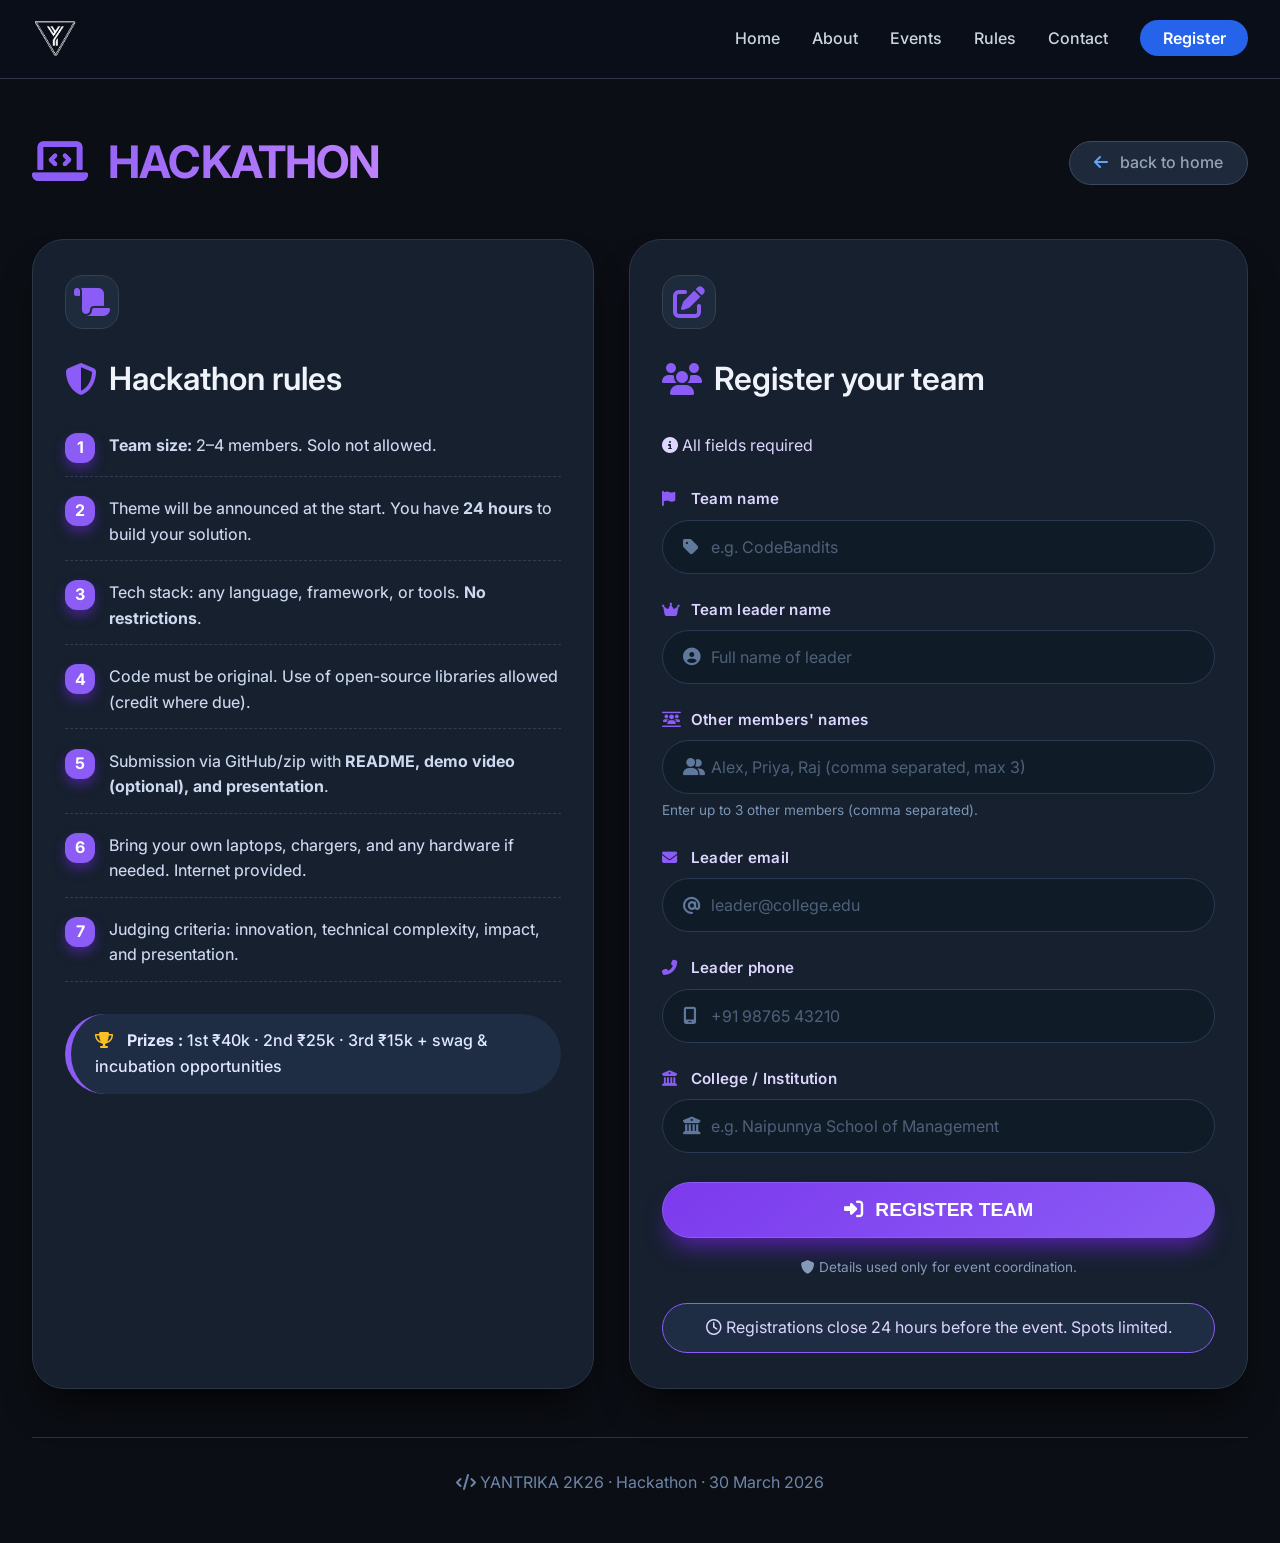
<file: hackathon.html>
<!DOCTYPE html>
<html lang="en">

<head>
    <meta charset="UTF-8" />
    <meta name="viewport" content="width=device-width, initial-scale=1.0" />
    <title>Yantrika 2K26 · Hackathon</title>
    <!-- same fontawesome & google font for consistency -->
    <link rel="stylesheet" href="https://cdnjs.cloudflare.com/ajax/libs/font-awesome/6.6.0/css/all.min.css" />
    <link
        href="https://fonts.googleapis.com/css2?family=Inter:opsz,wght@14..32,400;14..32,500;14..32,600;14..32,700&display=swap"
        rel="stylesheet" />
    <style>
        * {
            margin: 0;
            padding: 0;
            box-sizing: border-box;
        }

        body {
            font-family: 'Inter', sans-serif;
            background: #0b0e14;
            color: #e2e8f0;
            line-height: 1.6;
            min-height: 100vh;
            display: flex;
            flex-direction: column;
        }

        /* ---------- navbar (matches home page style) ---------- */
        header {
            background: rgba(10, 15, 25, 0.95);
            backdrop-filter: blur(10px);
            border-bottom: 1px solid #2d3748;
            position: sticky;
            top: 0;
            z-index: 100;
        }

        .navbar {
            max-width: 1300px;
            margin: 0 auto;
            padding: 0.8rem 2rem;
            display: flex;
            align-items: center;
            justify-content: space-between;
        }

        .nav-logo img {
            height: 70px;
            width: auto;
        }

        .nav-menu {
            display: flex;
            list-style: none;
            gap: 2rem;
            align-items: center;
        }

        .nav-link {
            text-decoration: none;
            color: #cbd5e0;
            font-weight: 500;
            transition: color 0.2s;
            font-size: 1rem;
        }

        .nav-link:hover {
            color: #60a5fa;
        }

        .register-link {
            background: #2563eb;
            color: white;
            padding: 0.5rem 1.4rem;
            border-radius: 40px;
            font-weight: 600;
        }

        .register-link:hover {
            background: #3b82f6;
            color: white;
        }

        #menu-open-button,
        #menu-close-button {
            display: none;
            background: none;
            border: none;
            color: white;
            font-size: 1.8rem;
            cursor: pointer;
        }

        /* ---------- main hackathon container ---------- */
        .hack-main {
            flex: 1;
            max-width: 1300px;
            margin: 3rem auto;
            padding: 0 2rem;
            width: 100%;
        }

        /* header with title & back */
        .page-header {
            display: flex;
            justify-content: space-between;
            align-items: center;
            margin-bottom: 2.5rem;
            flex-wrap: wrap;
            gap: 1rem;
        }

        .page-header h1 {
            font-size: 2.8rem;
            font-weight: 700;
            background: linear-gradient(130deg, #8b5cf6, #c084fc);
            -webkit-background-clip: text;
            background-clip: text;
            color: transparent;
            letter-spacing: -0.02em;
        }

        .page-header h1 i {
            color: #8b5cf6;
            margin-right: 12px;
            background: none;
            -webkit-background-clip: unset;
            background-clip: unset;
            color: #8b5cf6;
        }

        .home-badge {
            background: #1e293b;
            padding: 0.5rem 1.5rem;
            border-radius: 60px;
            border: 1px solid #3b4a5f;
            font-weight: 500;
        }

        .home-badge a {
            color: #94a3b8;
            text-decoration: none;
        }

        .home-badge i {
            margin-right: 8px;
            color: #60a5fa;
        }

        /* two column layout */
        .th-grid {
            display: grid;
            grid-template-columns: 1fr 1.1fr;
            gap: 2.2rem;
            margin-top: 1rem;
        }

        /* common card style */
        .rules-card,
        .form-card {
            background: #16202e;
            border-radius: 2rem;
            padding: 2.2rem 2rem;
            box-shadow: 0 25px 40px -15px rgba(0, 0, 0, 0.8);
            border: 1px solid #2a3748;
            backdrop-filter: blur(4px);
            transition: transform 0.2s ease, border-color 0.2s;
        }

        .rules-card:hover,
        .form-card:hover {
            border-color: #8b5cf6;
            transform: translateY(-5px);
        }

        .card-icon {
            display: inline-flex;
            align-items: center;
            justify-content: center;
            width: 54px;
            height: 54px;
            background: #1e2b3c;
            border-radius: 18px;
            color: #8b5cf6;
            font-size: 2rem;
            margin-bottom: 1.5rem;
            border: 1px solid #334155;
        }

        h2 {
            font-size: 2rem;
            font-weight: 600;
            margin-bottom: 1.8rem;
            display: flex;
            align-items: center;
            gap: 12px;
            color: #f0f4fa;
        }

        h2 i {
            color: #8b5cf6;
            font-size: 2rem;
        }

        /* rules list */
        .rules-list {
            list-style: none;
        }

        .rules-list li {
            display: flex;
            align-items: flex-start;
            gap: 14px;
            margin-bottom: 1.2rem;
            padding-bottom: 0.8rem;
            border-bottom: 1px dashed #2f3e52;
        }

        .rule-num {
            background: #8b5cf6;
            color: white;
            width: 30px;
            height: 30px;
            border-radius: 12px;
            display: inline-flex;
            align-items: center;
            justify-content: center;
            font-weight: 700;
            font-size: 1rem;
            flex-shrink: 0;
            box-shadow: 0 6px 12px #6d28d980;
        }

        .rule-text {
            flex: 1;
            color: #cdd9f0;
            font-weight: 450;
        }

        .rule-highlight {
            background: #7c3aed;
            color: #ede9fe;
            padding: 0.2rem 0.9rem;
            border-radius: 30px;
            font-size: 0.9rem;
            font-weight: 600;
            margin-left: 8px;
            white-space: nowrap;
        }

        .prize-note {
            background: #1e2d44;
            border-radius: 50px;
            padding: 0.9rem 1.5rem;
            margin-top: 2rem;
            border-left: 6px solid #8b5cf6;
            font-weight: 500;
            color: #e0e7ff;
        }

        .prize-note i {
            color: #fbbf24;
            margin-right: 10px;
        }

        /* ---------- form styling ---------- */
        .form-group {
            margin-bottom: 1.5rem;
        }

        label {
            display: block;
            font-weight: 600;
            font-size: 0.95rem;
            margin-bottom: 0.5rem;
            color: #ddd6fe;
            letter-spacing: 0.3px;
        }

        label i {
            width: 24px;
            color: #8b5cf6;
        }

        .input-wrapper {
            display: flex;
            align-items: center;
            background: #101b28;
            border-radius: 60px;
            padding: 0.1rem 1.2rem;
            border: 1.5px solid #2a3a50;
            transition: all 0.2s;
        }

        .input-wrapper:hover,
        .input-wrapper:focus-within {
            border-color: #8b5cf6;
            box-shadow: 0 0 0 3px #6d28d980;
        }

        .input-wrapper i {
            color: #5f789b;
            font-size: 1.1rem;
            width: 30px;
        }

        input {
            width: 100%;
            padding: 0.9rem 0;
            background: transparent;
            border: none;
            font-size: 1rem;
            font-family: 'Inter', sans-serif;
            color: #edf2f7;
            outline: none;
        }

        input::placeholder {
            color: #4f6079;
            font-weight: 400;
        }

        .btn-register {
            background: linear-gradient(145deg, #7c3aed, #8b5cf6);
            border: none;
            color: white;
            font-weight: 700;
            font-size: 1.2rem;
            padding: 1rem 2rem;
            border-radius: 60px;
            width: 100%;
            cursor: pointer;
            display: flex;
            align-items: center;
            justify-content: center;
            gap: 12px;
            margin-top: 1.8rem;
            border: 1px solid #8b5cf6;
            box-shadow: 0 15px 25px -8px #5b21b6;
            transition: all 0.2s;
        }

        .btn-register:hover:not(:disabled) {
            background: linear-gradient(145deg, #8b5cf6, #a78bfa);
            transform: scale(1.02);
            box-shadow: 0 20px 30px -8px #5b21b6;
        }

        .btn-register:disabled {
            opacity: 0.65;
            cursor: not-allowed;
        }

        .success-message {
            background: #0f371f;
            color: #b8f3c5;
            border-radius: 60px;
            padding: 0.9rem 1.5rem;
            text-align: center;
            font-weight: 600;
            margin-top: 1.8rem;
            display: none;
            align-items: center;
            justify-content: center;
            gap: 12px;
            border: 1px solid #2e7d5e;
        }

        .success-message.show {
            display: flex;
        }

        .success-message i {
            font-size: 1.5rem;
            color: #4ade80;
        }

        small {
            display: block;
            margin-top: 1.2rem;
            color: #8599bb;
            font-size: 0.85rem;
            text-align: center;
        }

        .footer-note {
            margin-top: 3rem;
            text-align: center;
            color: #6d85a9;
            border-top: 1px solid #253545;
            padding-top: 2rem;
        }

        .footer-note a {
            color: #90caf9;
            text-decoration: none;
            font-weight: 500;
        }

        /* --- mobile menu improvements --- */
        @media (max-width: 700px) {
            .navbar {
                padding: 0.8rem 1.5rem;
            }

            .nav-menu {
                position: fixed;
                top: 0;
                right: -100%;
                width: 280px;
                height: 100vh;
                background: #0f172a;
                flex-direction: column;
                padding: 5rem 2rem;
                transition: right 0.3s ease;
                box-shadow: -5px 0 30px black;
                z-index: 200;
                overflow-y: auto;
            }

            body.show-mobile-menu .nav-menu {
                right: 0;
            }

            body.show-mobile-menu {
                overflow: hidden;
            }

            #menu-open-button {
                display: block;
            }

            #menu-close-button {
                display: block;
                position: absolute;
                top: 1.5rem;
                right: 1.5rem;
            }
        }

        /* responsiveness for other sections */
        @media (max-width: 1024px) {
            .th-grid {
                gap: 1.5rem;
            }

            .rules-card,
            .form-card {
                padding: 1.8rem 1.5rem;
            }
        }

        @media (max-width: 900px) {
            .th-grid {
                grid-template-columns: 1fr;
            }

            .page-header h1 {
                font-size: 2.3rem;
            }
        }

        @media (max-width: 500px) {
            .hack-main {
                margin: 1.5rem auto;
                padding: 0 1rem;
            }

            .page-header {
                margin-bottom: 1.5rem;
                flex-direction: column;
                align-items: flex-start;
                gap: 0.8rem;
            }

            .page-header h1 {
                font-size: 1.8rem;
            }

            .home-badge {
                padding: 0.4rem 1rem;
                font-size: 0.9rem;
            }

            .rules-card,
            .form-card {
                padding: 1.5rem 1.2rem;
                border-radius: 1.2rem;
            }

            .card-icon {
                width: 44px;
                height: 44px;
                font-size: 1.6rem;
                margin-bottom: 1rem;
                border-radius: 14px;
            }

            h2 {
                font-size: 1.5rem;
                margin-bottom: 1.2rem;
            }

            h2 i {
                font-size: 1.5rem;
            }

            .rules-list li {
                gap: 10px;
                font-size: 0.95rem;
            }

            .rule-num {
                width: 26px;
                height: 26px;
                font-size: 0.9rem;
                border-radius: 8px;
            }

            .input-wrapper {
                padding: 0.1rem 1rem;
            }

            input {
                font-size: 0.95rem;
            }

            .btn-register {
                padding: 0.9rem 1.2rem;
                font-size: 1.05rem;
            }

            .prize-note {
                padding: 0.8rem 1rem;
                font-size: 0.9rem;
                margin-top: 1.5rem;
            }

            .footer-note {
                font-size: 0.85rem;
                padding: 1.5rem 1rem 0;
            }
        }
    </style>
</head>

<body>
    <!-- navbar (same as home) -->
    <header>
        <nav class="navbar">
            <a href="index.html" class="nav-logo">
                <img src="./yantrika-images/yantrika.png" alt="Yantrika Logo" style="height:45px;">
            </a>
            <ul class="nav-menu">
                <button id="menu-close-button" class="fas fa-times"></button>
                <li class="nav-item"><a href="index.html" class="nav-link">Home</a></li>
                <li class="nav-item"><a href="index.html#about" class="nav-link">About</a></li>
                <li class="nav-item"><a href="index.html#events" class="nav-link">Events</a></li>
                <li class="nav-item"><a href="index.html#rules" class="nav-link">Rules</a></li>
                <li class="nav-item"><a href="index.html#contact" class="nav-link">Contact</a></li>
                <li class="nav-item"><a
                        href="https://docs.google.com/forms/d/e/1FAIpQLSdMAK3N2_PCzqhsFvhlyOdtZt3FZMfPoFVZkqa5NTaTAF0Fag/viewform?usp=dialog"
                        class="nav-link register-link">Register</a></li>
            </ul>
            <button id="menu-open-button" class="fas fa-bars"></button>
        </nav>
    </header>

    <main class="hack-main">
        <!-- page header -->
        <div class="page-header">
            <h1><i class="fas fa-laptop-code"></i> HACKATHON</h1>
            <div class="home-badge">
                <a href="index.html"><i class="fas fa-arrow-left"></i> back to home</a>
            </div>
        </div>

        <!-- two content columns: rules & registration -->
        <div class="th-grid">
            <!-- LEFT: RULES CARD (hackathon specific) -->
            <div class="rules-card">
                <div class="card-icon"><i class="fas fa-scroll"></i></div>
                <h2><i class="fas fa-shield-halved"></i> Hackathon rules</h2>
                <ul class="rules-list">
                    <li>
                        <span class="rule-num">1</span>
                        <span class="rule-text"><strong>Team size:</strong> 2–4 members. Solo not allowed.</span>
                    </li>
                    <li>
                        <span class="rule-num">2</span>
                        <span class="rule-text">Theme will be announced at the start. You have <strong>24 hours</strong>
                            to build your solution.</span>
                    </li>
                    <li>
                        <span class="rule-num">3</span>
                        <span class="rule-text">Tech stack: any language, framework, or tools. <strong>No
                                restrictions</strong>.</span>
                    </li>
                    <li>
                        <span class="rule-num">4</span>
                        <span class="rule-text">Code must be original. Use of open-source libraries allowed (credit
                            where due).</span>
                    </li>
                    <li>
                        <span class="rule-num">5</span>
                        <span class="rule-text">Submission via GitHub/zip with <strong>README, demo video (optional),
                                and presentation</strong>.</span>
                    </li>
                    <li>
                        <span class="rule-num">6</span>
                        <span class="rule-text">Bring your own laptops, chargers, and any hardware if needed. Internet
                            provided.</span>
                    </li>
                    <li>
                        <span class="rule-num">7</span>
                        <span class="rule-text">Judging criteria: innovation, technical complexity, impact, and
                            presentation.</span>
                    </li>
                </ul>
                <div class="prize-note">
                    <i class="fas fa-trophy"></i> <strong>Prizes :</strong> 1st ₹40k · 2nd ₹25k · 3rd ₹15k + swag &
                    incubation opportunities
                </div>
            </div>

            <!-- RIGHT: REGISTRATION FORM CARD (team) -->
            <div class="form-card">
                <div class="card-icon"><i class="fas fa-pen-to-square"></i></div>
                <h2><i class="fas fa-users"></i> Register your team</h2>
                <p style="margin-bottom: 1.8rem; color: #ddd6fe;"><i class="fas fa-info-circle"></i> All fields required
                </p>

                <form id="hackForm">
                    <!-- Team name -->
                    <div class="form-group">
                        <label><i class="fas fa-flag"></i> Team name</label>
                        <div class="input-wrapper">
                            <i class="fas fa-tag"></i>
                            <input type="text" id="teamName" placeholder="e.g. CodeBandits" required>
                        </div>
                    </div>

                    <!-- Leader name -->
                    <div class="form-group">
                        <label><i class="fas fa-crown"></i> Team leader name</label>
                        <div class="input-wrapper">
                            <i class="fas fa-user-circle"></i>
                            <input type="text" id="leaderName" placeholder="Full name of leader" required>
                        </div>
                    </div>

                    <!-- Other members (single field) -->
                    <div class="form-group">
                        <label><i class="fas fa-users-between-lines"></i> Other members' names</label>
                        <div class="input-wrapper">
                            <i class="fas fa-user-group"></i>
                            <input type="text" id="membersInput" placeholder="Alex, Priya, Raj (comma separated, max 3)"
                                required>
                        </div>
                        <small style="display: block; margin-top: 6px; color: #7b95b5; text-align: left;">Enter up to 3
                            other members (comma separated).</small>
                    </div>

                    <!-- Leader email -->
                    <div class="form-group">
                        <label><i class="fas fa-envelope"></i> Leader email</label>
                        <div class="input-wrapper">
                            <i class="fas fa-at"></i>
                            <input type="email" id="leaderEmail" placeholder="leader@college.edu" required>
                        </div>
                    </div>

                    <!-- Leader phone -->
                    <div class="form-group">
                        <label><i class="fas fa-phone-alt"></i> Leader phone</label>
                        <div class="input-wrapper">
                            <i class="fas fa-mobile-screen"></i>
                            <input type="tel" id="leaderPhone" placeholder="+91 98765 43210" required>
                        </div>
                    </div>

                    <!-- College -->
                    <div class="form-group">
                        <label><i class="fas fa-building-columns"></i> College / Institution</label>
                        <div class="input-wrapper">
                            <i class="fas fa-university"></i>
                            <input type="text" id="college" placeholder="e.g. Naipunnya School of Management" required>
                        </div>
                    </div>

                    <button type="submit" class="btn-register" id="registerBtn">
                        <i class="fas fa-right-to-bracket"></i> REGISTER TEAM
                    </button>
                    <small><i class="fas fa-shield"></i> Details used only for event coordination.</small>
                </form>

                <!-- success message -->
                <div id="successMsg" class="success-message">
                    <i class="fas fa-circle-check"></i> Team registered! Check your email for theme & guidelines.
                </div>

                <!-- deadline note -->
                <div
                    style="margin-top: 1.5rem; background: #1e2d44; border-radius: 60px; padding: 0.7rem 1rem; color: #ddd6fe; text-align: center; border: 1px solid #8b5cf6;">
                    <i class="far fa-clock"></i> Registrations close 24 hours before the event. Spots limited.
                </div>
            </div>
        </div>

        <!-- footer hint -->
        <div class="footer-note">
            <i class="fas fa-code"></i> YANTRIKA 2K26 · Hackathon · 30 March 2026
        </div>
    </main>

    <script>
        (function () {
            // ---------- mobile menu toggle ----------
            const menuOpen = document.getElementById('menu-open-button');
            const menuClose = document.getElementById('menu-close-button');
            const body = document.body;

            if (menuOpen) {
                menuOpen.addEventListener('click', () => {
                    body.classList.toggle('show-mobile-menu');
                });
            }

            if (menuClose) {
                menuClose.addEventListener('click', () => {
                    body.classList.remove('show-mobile-menu');
                });
            }

            document.querySelectorAll('.nav-link').forEach(link => {
                link.addEventListener('click', () => {
                    body.classList.remove('show-mobile-menu');
                });
            });

            // ---------- hackathon form handling (demo) ----------
            const form = document.getElementById('hackForm');
            const successDiv = document.getElementById('successMsg');
            const registerBtn = document.getElementById('registerBtn');

            form.addEventListener('submit', async function (e) {
                e.preventDefault();

                const data = {
                    team: document.getElementById("teamName").value,
                    leader: document.getElementById("leaderName").value,
                    members: document.getElementById("membersInput").value,
                    email: document.getElementById("leaderEmail").value,
                    phone: document.getElementById("leaderPhone").value,
                    college: document.getElementById("college").value
                };

                registerBtn.disabled = true;
                registerBtn.innerHTML = `<i class="fas fa-spinner fa-spin"></i> Submitting...`;

                await fetch("https://script.google.com/macros/s/AKfycbyiQ4F3xHVRhN_YnJFsfG7Ib6IylaF5epCJ5JIhnVtYhI3Eguo5k0caaHUmvXr9qG0SOQ/exec", {
                    method: "POST",
                    body: JSON.stringify(data)
                });

                successDiv.classList.add('show');
                registerBtn.innerHTML = `<i class="fas fa-check-circle"></i> REGISTERED`;
            });
        })();
    </script>
</body>

</html>
</file>
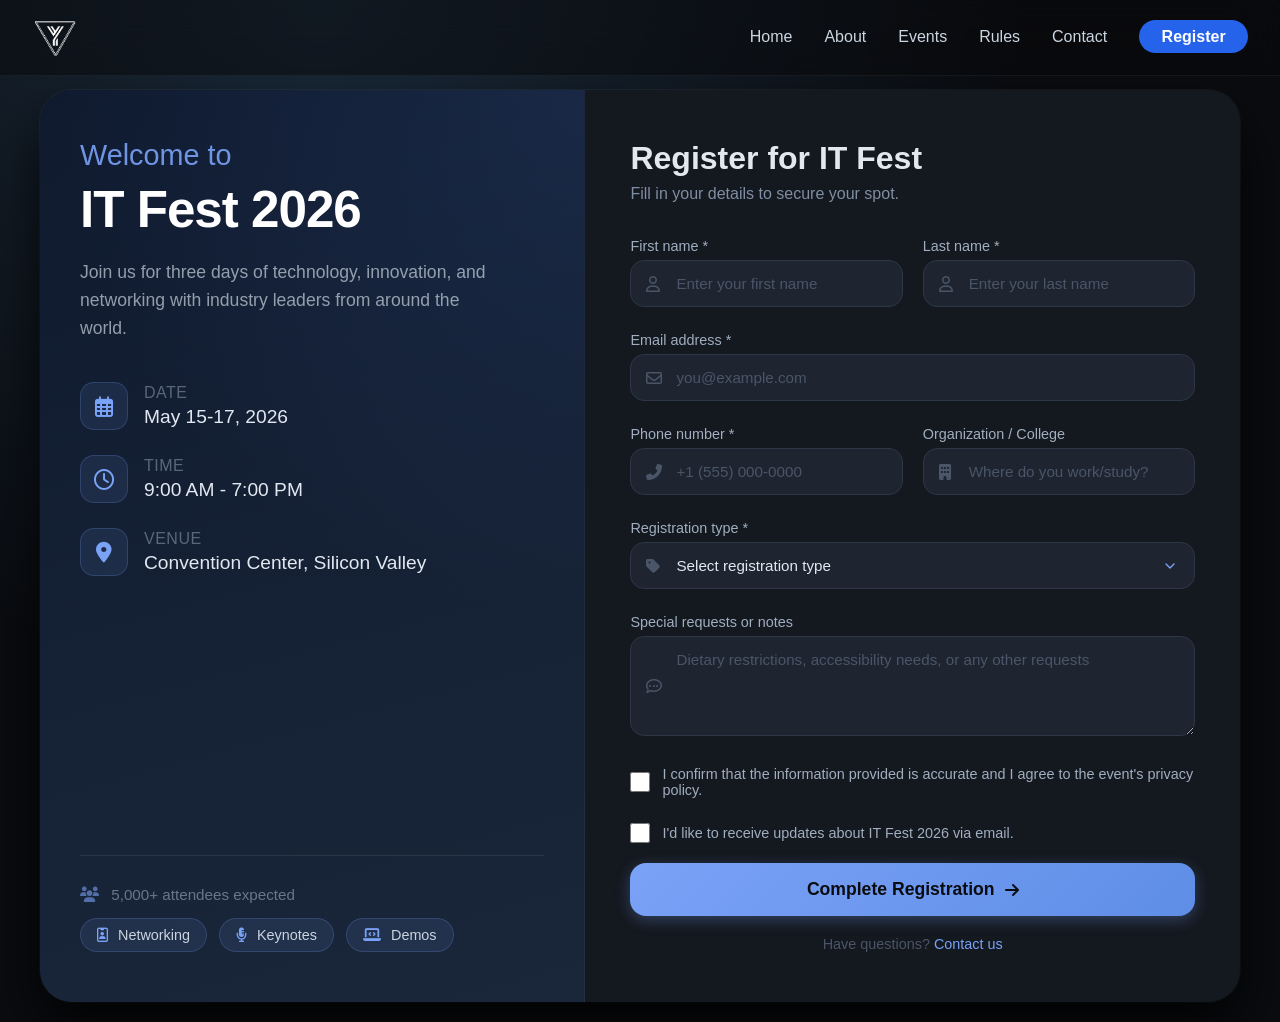
<file: register.html>
<!DOCTYPE html>
<html lang="en">
<head>
    <meta charset="UTF-8">
    <meta name="viewport" content="width=device-width, initial-scale=1.0">
    <title>IT Fest 2026 | Registration</title>
    <!-- Font Awesome for icons -->
    <link rel="stylesheet" href="https://cdnjs.cloudflare.com/ajax/libs/font-awesome/6.4.0/css/all.min.css">
    <style>
        * {
            margin: 0;
            padding: 0;
            box-sizing: border-box;
            font-family: 'Inter', -apple-system, BlinkMacSystemFont, 'Segoe UI', sans-serif;
        }

        /* === NAVBAR === */
header {
  position: fixed;
  top: 0;
  width: 100%;
  z-index: 100;
  background: rgba(9, 9, 11, 0.5);
  backdrop-filter: blur(24px);
  -webkit-backdrop-filter: blur(24px);
  border-bottom: 1px solid rgba(255, 255, 255, 0.05);
  transition: var(--transition);
}
header.scrolled {
  background: rgba(9, 9, 11, 0.92);
  box-shadow: 0 4px 40px rgba(0, 0, 0, 0.5);
}

        .navbar {
            max-width: 1300px;
            margin: 0 auto;
            padding: 0.8rem 2rem;
            display: flex;
            align-items: center;
            justify-content: space-between;
        }

        .nav-logo img {
            height: 70px;
            width: auto;
        }

        .nav-menu {
            display: flex;
            list-style: none;
            gap: 2rem;
            align-items: center;
        }

        .nav-link {
            text-decoration: none;
            color: #cbd5e0;
            font-weight: 500;
            transition: color 0.2s;
            font-size: 1rem;
        }

        .nav-link:hover {
            color: #60a5fa;
        }

        .register-link {
            background: #2563eb;
            color: white;
            padding: 0.5rem 1.4rem;
            border-radius: 40px;
            font-weight: 600;
        }

        .register-link:hover {
            background: #3b82f6;
            color: white;
        }

        #menu-open-button,
        #menu-close-button {
            display: none;
            background: none;
            border: none;
            color: white;
            font-size: 1.8rem;
            cursor: pointer;
        }

        body {
            min-height: 100vh;
            background: #0A0C10;
            background-image: radial-gradient(circle at 25% 0%, #1a2a3a 0%, #0A0C10 50%);
            display: flex;
            align-items: center;
            justify-content: center;
            padding: 20px;
        }

        .container {
            width: 100%;
            max-width: 1200px;
            background: #14181F;
            border-radius: 32px;
            box-shadow: 0 30px 60px rgba(0, 0, 0, 0.8), 0 0 0 1px rgba(255, 255, 255, 0.05);
            overflow: hidden;
            display: grid;
            grid-template-columns: 1fr 1.2fr;
            backdrop-filter: blur(10px);
            margin-top: 70px;
        }

        /* Left side - Event branding (dark) */
        .event-brand {
            background: linear-gradient(165deg, #0F1A2F 0%, #1A2639 100%);
            padding: 50px 40px;
            color: #fff;
            display: flex;
            flex-direction: column;
            position: relative;
            border-right: 1px solid rgba(255, 255, 255, 0.05);
        }

        .event-brand::after {
            content: '';
            position: absolute;
            top: 0;
            left: 0;
            right: 0;
            bottom: 0;
            background: radial-gradient(circle at 100% 0%, rgba(100, 150, 255, 0.1) 0%, transparent 50%);
            pointer-events: none;
        }

        .event-brand h1 {
            font-size: 3.2rem;
            font-weight: 700;
            line-height: 1.1;
            margin-bottom: 20px;
            letter-spacing: -0.02em;
            position: relative;
            z-index: 1;
        }

        .event-brand h1 span {
            color: #7AA2F7;
            display: block;
            font-size: 1.8rem;
            font-weight: 400;
            margin-bottom: 10px;
            letter-spacing: normal;
            opacity: 0.9;
        }

        .event-description {
            font-size: 1.1rem;
            line-height: 1.6;
            opacity: 0.7;
            margin-bottom: 40px;
            max-width: 90%;
            position: relative;
            z-index: 1;
            color: #CBD5E0;
        }

        .event-details {
            display: flex;
            flex-direction: column;
            gap: 25px;
            margin-bottom: 40px;
            position: relative;
            z-index: 1;
        }

        .detail-item {
            display: flex;
            align-items: center;
            gap: 16px;
        }

        .detail-icon {
            width: 48px;
            height: 48px;
            background: rgba(122, 162, 247, 0.1);
            border-radius: 14px;
            display: flex;
            align-items: center;
            justify-content: center;
            font-size: 1.3rem;
            color: #7AA2F7;
            border: 1px solid rgba(122, 162, 247, 0.2);
        }

        .detail-text h4 {
            font-size: 1rem;
            font-weight: 500;
            opacity: 0.5;
            margin-bottom: 4px;
            text-transform: uppercase;
            letter-spacing: 0.5px;
            color: #A0AEC0;
        }

        .detail-text p {
            font-size: 1.2rem;
            font-weight: 500;
            color: #E2E8F0;
        }

        .event-highlight {
            margin-top: auto;
            padding-top: 30px;
            border-top: 1px solid rgba(255, 255, 255, 0.08);
            position: relative;
            z-index: 1;
        }

        .highlight-text {
            font-size: 0.95rem;
            opacity: 0.6;
            margin-bottom: 15px;
            color: #A0AEC0;
        }

        .highlight-text i {
            color: #7AA2F7;
        }

        .badge-group {
            display: flex;
            gap: 12px;
            flex-wrap: wrap;
        }

        .badge {
            background: rgba(122, 162, 247, 0.1);
            padding: 8px 16px;
            border-radius: 40px;
            font-size: 0.9rem;
            font-weight: 500;
            color: #CBD5E0;
            border: 1px solid rgba(122, 162, 247, 0.2);
        }

        .badge i {
            color: #7AA2F7;
            margin-right: 6px;
        }

        /* Right side - Registration form (dark) */
        .registration-section {
            padding: 50px 45px;
            background: #14181F;
        }

        .section-header {
            margin-bottom: 35px;
        }

        .section-header h2 {
            font-size: 2rem;
            color: #E2E8F0;
            font-weight: 600;
            margin-bottom: 8px;
        }

        .section-header p {
            color: #7F8EA3;
            font-size: 1rem;
        }

        .form-grid {
            display: grid;
            grid-template-columns: repeat(2, 1fr);
            gap: 20px;
        }

        .form-group {
            margin-bottom: 5px;
        }

        .form-group.full-width {
            grid-column: span 2;
        }

        label {
            display: block;
            font-size: 0.9rem;
            font-weight: 500;
            color: #A0AEC0;
            margin-bottom: 6px;
        }

        .input-wrapper {
            position: relative;
            display: flex;
            align-items: center;
        }

        .input-wrapper i {
            position: absolute;
            left: 16px;
            color: #4A5568;
            font-size: 1rem;
            transition: color 0.2s;
            z-index: 1;
        }

        input, select, textarea {
            width: 100%;
            padding: 14px 16px 14px 45px;
            border: 1.5px solid #2D3748;
            border-radius: 14px;
            font-size: 0.95rem;
            transition: all 0.2s;
            background: #1E2530;
            color: #E2E8F0;
        }

        input::placeholder, textarea::placeholder {
            color: #4A5568;
        }

        textarea {
            padding: 14px 16px 14px 45px;
            min-height: 100px;
            resize: vertical;
            font-family: inherit;
        }

        select {
            appearance: none;
            background-image: url("data:image/svg+xml;charset=UTF-8,%3csvg xmlns='http://www.w3.org/2000/svg' viewBox='0 0 24 24' fill='none' stroke='%237AA2F7' stroke-width='2' stroke-linecap='round' stroke-linejoin='round'%3e%3cpolyline points='6 9 12 15 18 9'%3e%3c/polyline%3e%3c/svg%3e");
            background-repeat: no-repeat;
            background-position: right 16px center;
            background-size: 16px;
        }

        select option {
            background: #1E2530;
            color: #E2E8F0;
        }

        input:focus, select:focus, textarea:focus {
            outline: none;
            border-color: #7AA2F7;
            background: #252F3C;
            box-shadow: 0 4px 12px rgba(122, 162, 247, 0.2);
        }

        input:focus + i, select:focus + i, textarea:focus + i {
            color: #7AA2F7;
        }

        .checkbox-group {
            display: flex;
            align-items: center;
            gap: 12px;
            margin: 25px 0 20px;
        }

        .checkbox-group input[type="checkbox"] {
            width: 20px;
            height: 20px;
            accent-color: #7AA2F7;
            margin: 0;
            padding: 0;
            flex-shrink: 0;
            background: #1E2530;
            border: 1.5px solid #2D3748;
        }

        .checkbox-group label {
            margin: 0;
            font-weight: 400;
            color: #A0AEC0;
        }

        .btn-register {
            width: 100%;
            padding: 16px;
            background: linear-gradient(135deg, #7AA2F7 0%, #5f8ee6 100%);
            color: #0A0C10;
            border: none;
            border-radius: 16px;
            font-size: 1.1rem;
            font-weight: 600;
            cursor: pointer;
            transition: all 0.2s;
            display: flex;
            align-items: center;
            justify-content: center;
            gap: 10px;
            box-shadow: 0 4px 15px rgba(122, 162, 247, 0.3);
        }

        .btn-register:hover {
            background: linear-gradient(135deg, #8bb3ff 0%, #7AA2F7 100%);
            transform: translateY(-2px);
            box-shadow: 0 8px 25px rgba(122, 162, 247, 0.4);
            color: #000;
        }

        .btn-register i {
            font-size: 1rem;
            transition: transform 0.2s;
        }

        .btn-register:hover i {
            transform: translateX(5px);
        }

        .form-footer {
            text-align: center;
            margin-top: 20px;
            color: #4A5568;
            font-size: 0.9rem;
        }

        .form-footer a {
            color: #7AA2F7;
            text-decoration: none;
            font-weight: 500;
            transition: color 0.2s;
        }

        .form-footer a:hover {
            color: #9bb9ff;
            text-decoration: underline;
        }

        /* Custom scrollbar for dark mode */
        ::-webkit-scrollbar {
            width: 10px;
        }

        ::-webkit-scrollbar-track {
            background: #1E2530;
        }

        ::-webkit-scrollbar-thumb {
            background: #3A4556;
            border-radius: 5px;
        }

        ::-webkit-scrollbar-thumb:hover {
            background: #4A5568;
        }

        /* Responsive */
        @media (max-width: 900px) {
            .container {
                grid-template-columns: 1fr;
                max-width: 600px;
            }
            
            .event-brand {
                padding: 40px 30px;
                border-right: none;
                border-bottom: 1px solid rgba(255, 255, 255, 0.05);
            }
            
            .event-brand h1 {
                font-size: 2.5rem;
            }
        }

        @media (max-width: 600px) {
            .form-grid {
                grid-template-columns: 1fr;
            }
            
            .form-group.full-width {
                grid-column: span 1;
            }
            
            .registration-section {
                padding: 35px 25px;
            }
            
            .badge-group {
                flex-direction: column;
            }
        }

        @media (max-width: 700px) {
            .navbar {
                padding: 0.8rem 1.5rem;
            }

            .nav-menu {
                position: fixed;
                top: 0;
                right: -100%;
                width: 280px;
                height: 100vh;
                background: #0f172a;
                flex-direction: column;
                padding: 5rem 2rem;
                transition: right 0.3s ease;
                box-shadow: -5px 0 30px black;
                z-index: 200;
                overflow-y: auto;
            }

            body.show-mobile-menu .nav-menu {
                right: 0;
            }

            body.show-mobile-menu {
                overflow: hidden;
            }

            #menu-open-button {
                display: block;
            }

            #menu-close-button {
                display: block;
                position: absolute;
                top: 1.5rem;
                right: 1.5rem;
            }
        }

        /* responsiveness for other sections */
        @media (max-width: 1024px) {
            .th-grid {
                gap: 1.5rem;
            }

            .rules-card,
            .form-card {
                padding: 1.8rem 1.5rem;
            }
        }

        @media (max-width: 900px) {
            .th-grid {
                grid-template-columns: 1fr;
            }

            .page-header h1 {
                font-size: 2.3rem;
            }
        }

        @media (max-width: 500px) {
            .hack-main {
                margin: 1.5rem auto;
                padding: 0 1rem;
            }

            .page-header {
                margin-bottom: 1.5rem;
                flex-direction: column;
                align-items: flex-start;
                gap: 0.8rem;
            }

            .page-header h1 {
                font-size: 1.8rem;
            }

            .home-badge {
                padding: 0.4rem 1rem;
                font-size: 0.9rem;
            }

            .rules-card,
            .form-card {
                padding: 1.5rem 1.2rem;
                border-radius: 1.2rem;
            }

            .card-icon {
                width: 44px;
                height: 44px;
                font-size: 1.6rem;
                margin-bottom: 1rem;
                border-radius: 14px;
            }

            h2 {
                font-size: 1.5rem;
                margin-bottom: 1.2rem;
            }

            h2 i {
                font-size: 1.5rem;
            }

            .rules-list li {
                gap: 10px;
                font-size: 0.95rem;
            }

            .rule-num {
                width: 26px;
                height: 26px;
                font-size: 0.9rem;
                border-radius: 8px;
            }

            .input-wrapper {
                padding: 0.1rem 1rem;
            }

            input {
                font-size: 0.95rem;
            }

            .btn-register {
                padding: 0.9rem 1.2rem;
                font-size: 1.05rem;
            }

            .prize-note {
                padding: 0.8rem 1rem;
                font-size: 0.9rem;
                margin-top: 1.5rem;
            }

            .footer-note {
                font-size: 0.85rem;
                padding: 1.5rem 1rem 0;
            }
        }
    </style>
</head>
<body>

    <header>
        <nav class="navbar">
            <a href="index.html" class="nav-logo">
                <img src="./yantrika-images/yantrika.png" alt="Yantrika Logo" style="height:45px;">
            </a>
            <ul class="nav-menu">
                <button id="menu-close-button" class="fas fa-times"></button>
                <li class="nav-item"><a href="index.html" class="nav-link">Home</a></li>
                <li class="nav-item"><a href="index.html#about" class="nav-link">About</a></li>
                <li class="nav-item"><a href="index.html#events" class="nav-link">Events</a></li>
                <li class="nav-item"><a href="index.html#rules" class="nav-link">Rules</a></li>
                <li class="nav-item"><a href="index.html#contact" class="nav-link">Contact</a></li>
                <li class="nav-item"><a
                        href="https://docs.google.com/forms/d/e/1FAIpQLSdMAK3N2_PCzqhsFvhlyOdtZt3FZMfPoFVZkqa5NTaTAF0Fag/viewform?usp=dialog"
                        class="nav-link register-link">Register</a></li>
            </ul>
            <button id="menu-open-button" class="fas fa-bars"></button>
        </nav>
    </header>
    <div class="container">
        <!-- Left side - Event branding (dark mode) -->
        <div class="event-brand">
            <h1>
                <span>Welcome to</span>
                IT Fest 2026
            </h1>
            <p class="event-description">
                Join us for three days of technology, innovation, and networking with industry leaders from around the world.
            </p>

            <div class="event-details">
                <div class="detail-item">
                    <div class="detail-icon"><i class="far fa-calendar-alt"></i></div>
                    <div class="detail-text">
                        <h4>Date</h4>
                        <p>May 15-17, 2026</p>
                    </div>
                </div>

                <div class="detail-item">
                    <div class="detail-icon"><i class="far fa-clock"></i></div>
                    <div class="detail-text">
                        <h4>Time</h4>
                        <p>9:00 AM - 7:00 PM</p>
                    </div>
                </div>

                <div class="detail-item">
                    <div class="detail-icon"><i class="fas fa-map-marker-alt"></i></div>
                    <div class="detail-text">
                        <h4>Venue</h4>
                        <p>Convention Center, Silicon Valley</p>
                    </div>
                </div>
            </div>

            <div class="event-highlight">
                <div class="highlight-text">
                    <i class="fas fa-users" style="margin-right: 8px;"></i>
                    5,000+ attendees expected
                </div>
                <div class="badge-group">
                    <span class="badge"><i class="far fa-id-badge"></i> Networking</span>
                    <span class="badge"><i class="fas fa-microphone-alt"></i> Keynotes</span>
                    <span class="badge"><i class="fas fa-laptop-code"></i> Demos</span>
                </div>
            </div>
        </div>

        <!-- Right side - Registration form (dark mode) -->
        <div class="registration-section">
            <div class="section-header">
                <h2>Register for IT Fest</h2>
                <p>Fill in your details to secure your spot.</p>
            </div>

            <form id="registrationForm" onsubmit="event.preventDefault(); alert('Thank you for registering! You will receive a confirmation email shortly.');">
                <div class="form-grid">
                    <!-- First Name -->
                    <div class="form-group">
                        <label>First name *</label>
                        <div class="input-wrapper">
                            <i class="far fa-user"></i>
                            <input type="text" placeholder="Enter your first name" required>
                        </div>
                    </div>

                    <!-- Last Name -->
                    <div class="form-group">
                        <label>Last name *</label>
                        <div class="input-wrapper">
                            <i class="far fa-user"></i>
                            <input type="text" placeholder="Enter your last name" required>
                        </div>
                    </div>

                    <!-- Email -->
                    <div class="form-group full-width">
                        <label>Email address *</label>
                        <div class="input-wrapper">
                            <i class="far fa-envelope"></i>
                            <input type="email" placeholder="you@example.com" required>
                        </div>
                    </div>

                    <!-- Phone -->
                    <div class="form-group">
                        <label>Phone number *</label>
                        <div class="input-wrapper">
                            <i class="fas fa-phone-alt"></i>
                            <input type="tel" placeholder="+1 (555) 000-0000" required>
                        </div>
                    </div>

                    <!-- Organization -->
                    <div class="form-group">
                        <label>Organization / College</label>
                        <div class="input-wrapper">
                            <i class="fas fa-building"></i>
                            <input type="text" placeholder="Where do you work/study?">
                        </div>
                    </div>

                    <!-- Registration Type -->
                    <div class="form-group full-width">
                        <label>Registration type *</label>
                        <div class="input-wrapper">
                            <i class="fas fa-tag"></i>
                            <select required>
                                <option value="" disabled selected>Select registration type</option>
                                <option value="student">Student</option>
                                <option value="professional">Professional</option>
                                <option value="group">Group (5+ people)</option>
                                <option value="vip">VIP</option>
                            </select>
                        </div>
                    </div>

                    <!-- Dietary/Notes -->
                    <div class="form-group full-width">
                        <label>Special requests or notes</label>
                        <div class="input-wrapper">
                            <i class="far fa-comment-dots"></i>
                            <textarea placeholder="Dietary restrictions, accessibility needs, or any other requests"></textarea>
                        </div>
                    </div>
                </div>

                <!-- Terms checkbox -->
                <div class="checkbox-group">
                    <input type="checkbox" id="terms" required>
                    <label for="terms">I confirm that the information provided is accurate and I agree to the event's privacy policy.</label>
                </div>

                <!-- Updates checkbox -->
                <div class="checkbox-group">
                    <input type="checkbox" id="updates">
                    <label for="updates">I'd like to receive updates about IT Fest 2026 via email.</label>
                </div>

                <button type="submit" class="btn-register">
                    Complete Registration <i class="fas fa-arrow-right"></i>
                </button>

                <div class="form-footer">
                    Have questions? <a href="#">Contact us</a>
                </div>
            </form>
        </div>
    </div>

    <script>
const form = document.getElementById("registrationForm");

form.addEventListener("submit", async function(e){
    e.preventDefault();

    const inputs = form.querySelectorAll("input, select, textarea");

    const data = {
        first: inputs[0].value,
        last: inputs[1].value,
        email: inputs[2].value,
        phone: inputs[3].value,
        organization: inputs[4].value,
        type: inputs[5].value,
        notes: inputs[6].value
    };

    await fetch("https://script.google.com/macros/s/AKfycbyd5WnzF4Q9B_nnZZJLfnxZVSRN7z0LHiRnMvFOlqbVOEJ4emB9z1AMgylHkJiyhcz4/exec",{
        method:"POST",
        body:JSON.stringify(data)
    });

    alert("Registration successful!");
    form.reset();
});

// ---------- mobile menu toggle (fixed: open button now toggles class) ----------
      const menuOpen = document.getElementById('menu-open-button');
      const menuClose = document.getElementById('menu-close-button');
      const body = document.body;

      if (menuOpen) {
        menuOpen.addEventListener('click', () => {
          // Toggle the mobile menu class
          body.classList.toggle('show-mobile-menu');
        });
      }

      if (menuClose) {
        menuClose.addEventListener('click', () => {
          body.classList.remove('show-mobile-menu');
        });
      }

      // close menu when any nav-link is clicked
      document.querySelectorAll('.nav-link').forEach(link => {
        link.addEventListener('click', () => {
          body.classList.remove('show-mobile-menu');
        });
      });
</script>
</body>
</html>
</file>
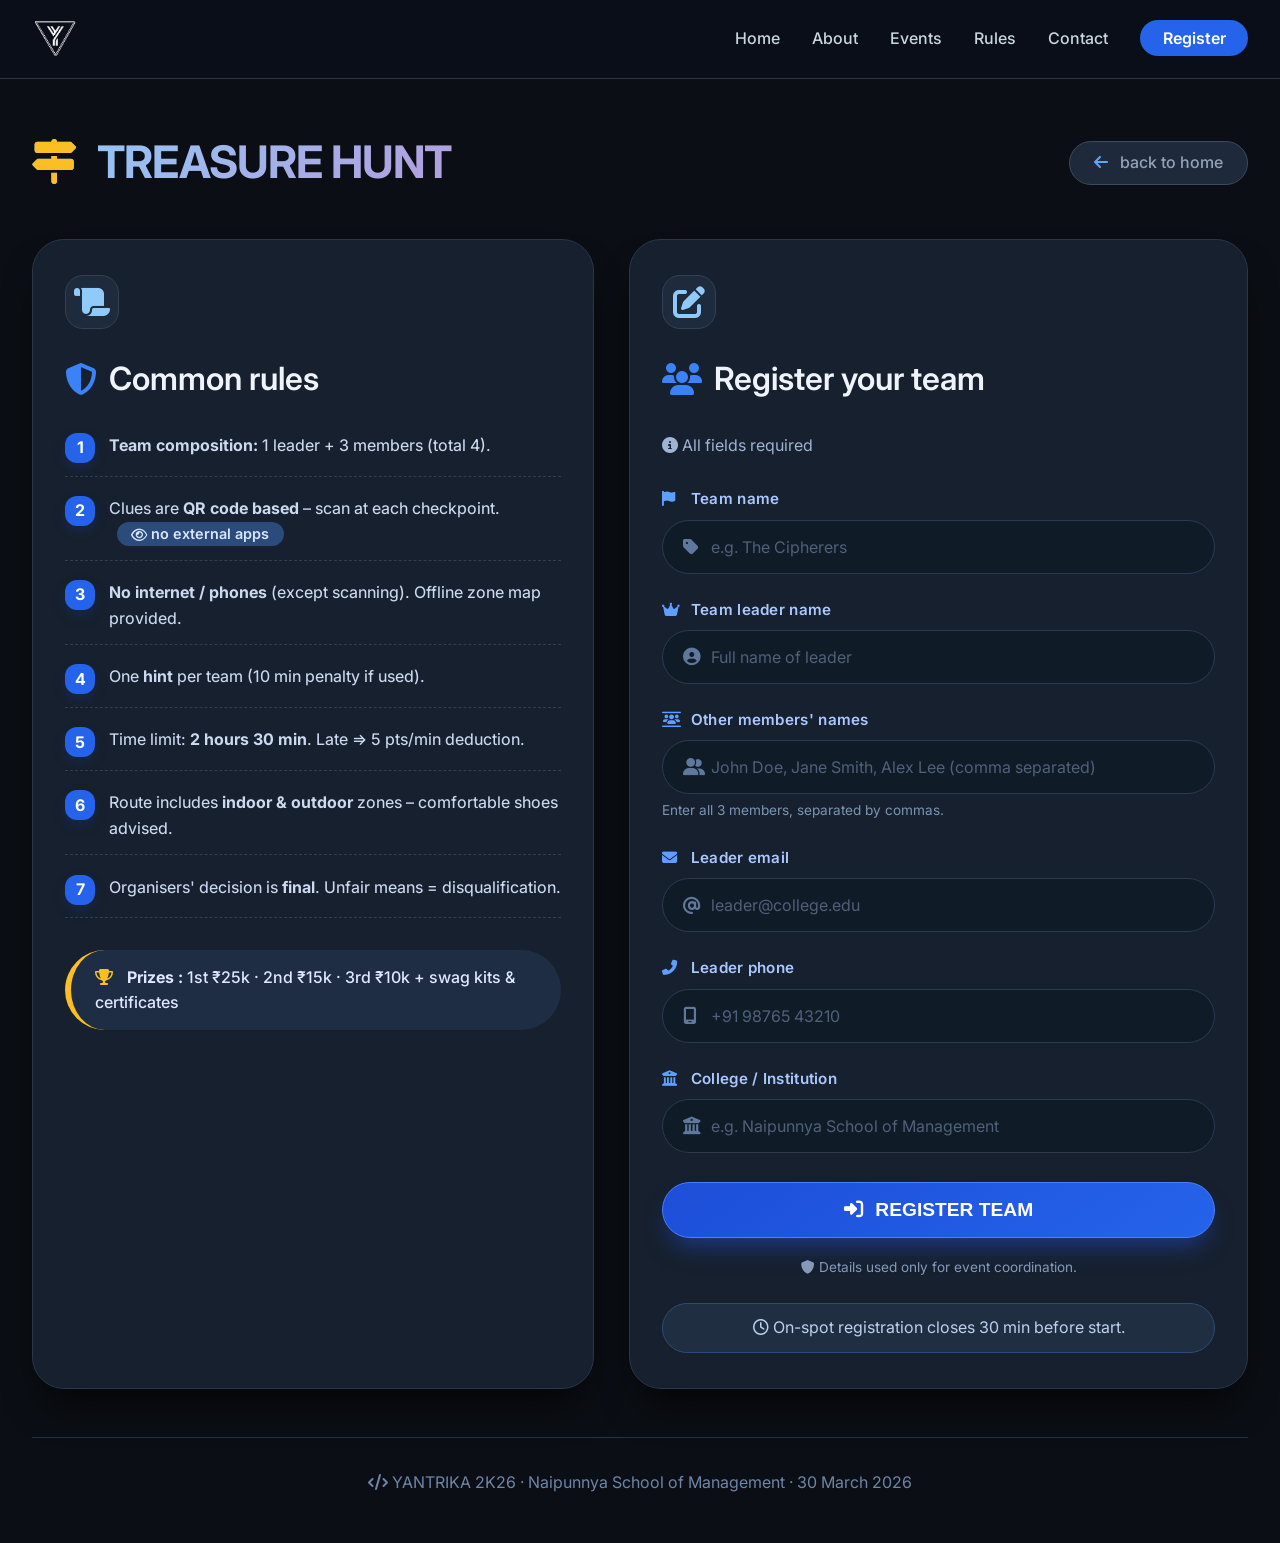
<file: treasure-hunt.html>
<!DOCTYPE html>
<html lang="en">

<head>
  <meta charset="UTF-8" />
  <meta name="viewport" content="width=device-width, initial-scale=1.0" />
  <title>Yantrika 2K26 · Treasure Hunt</title>
  <!-- same fontawesome & google font for consistency -->
  <link rel="stylesheet" href="https://cdnjs.cloudflare.com/ajax/libs/font-awesome/6.6.0/css/all.min.css" />
  <link
    href="https://fonts.googleapis.com/css2?family=Inter:opsz,wght@14..32,400;14..32,500;14..32,600;14..32,700&display=swap"
    rel="stylesheet" />
  <style>
    * {
      margin: 0;
      padding: 0;
      box-sizing: border-box;
    }

    body {
      font-family: 'Inter', sans-serif;
      background: #0b0e14;
      /* deep dark base */
      color: #e2e8f0;
      line-height: 1.6;
      min-height: 100vh;
      display: flex;
      flex-direction: column;
    }

    /* ---------- navbar (matches home page style but dark) ---------- */
    header {
      background: rgba(10, 15, 25, 0.95);
      backdrop-filter: blur(10px);
      border-bottom: 1px solid #2d3748;
      position: sticky;
      top: 0;
      z-index: 100;
    }

    .navbar {
      max-width: 1300px;
      margin: 0 auto;
      padding: 0.8rem 2rem;
      display: flex;
      align-items: center;
      justify-content: space-between;
    }

    .nav-logo img {
      height: 70px;
      width: auto;
    }

    .nav-menu {
      display: flex;
      list-style: none;
      gap: 2rem;
      align-items: center;
    }

    .nav-link {
      text-decoration: none;
      color: #cbd5e0;
      font-weight: 500;
      transition: color 0.2s;
      font-size: 1rem;
    }

    .nav-link:hover {
      color: #60a5fa;
      /* accent blue */
    }

    .register-link {
      background: #2563eb;
      color: white;
      padding: 0.5rem 1.4rem;
      border-radius: 40px;
      font-weight: 600;
    }

    .register-link:hover {
      background: #3b82f6;
      color: white;
    }

    #menu-open-button,
    #menu-close-button {
      display: none;
      background: none;
      border: none;
      color: white;
      font-size: 1.8rem;
      cursor: pointer;
    }

    /* ---------- main treasure hunt container ---------- */
    .treasure-main {
      flex: 1;
      max-width: 1300px;
      margin: 3rem auto;
      padding: 0 2rem;
      width: 100%;
    }

    /* header with title & back */
    .page-header {
      display: flex;
      justify-content: space-between;
      align-items: center;
      margin-bottom: 2.5rem;
      flex-wrap: wrap;
      gap: 1rem;
    }

    .page-header h1 {
      font-size: 2.8rem;
      font-weight: 700;
      background: linear-gradient(130deg, #90caf9, #b39ddb);
      -webkit-background-clip: text;
      background-clip: text;
      color: transparent;
      letter-spacing: -0.02em;
    }

    .page-header h1 i {
      color: #fbbf24;
      margin-right: 12px;
      background: none;
      -webkit-background-clip: unset;
      background-clip: unset;
      color: #fbbf24;
      /* gold accent */
    }

    .home-badge {
      background: #1e293b;
      padding: 0.5rem 1.5rem;
      border-radius: 60px;
      border: 1px solid #3b4a5f;
      font-weight: 500;
    }

    .home-badge a {
      color: #94a3b8;
      text-decoration: none;
    }

    .home-badge i {
      margin-right: 8px;
      color: #60a5fa;
    }

    /* two column layout */
    .th-grid {
      display: grid;
      grid-template-columns: 1fr 1.1fr;
      gap: 2.2rem;
      margin-top: 1rem;
    }

    /* common card style */
    .rules-card,
    .form-card {
      background: #16202e;
      /* dark card */
      border-radius: 2rem;
      padding: 2.2rem 2rem;
      box-shadow: 0 25px 40px -15px rgba(0, 0, 0, 0.8);
      border: 1px solid #2a3748;
      backdrop-filter: blur(4px);
      transition: transform 0.2s ease, border-color 0.2s;
    }

    .rules-card:hover,
    .form-card:hover {
      border-color: #3b82f6;
      transform: translateY(-5px);
    }

    .card-icon {
      display: inline-flex;
      align-items: center;
      justify-content: center;
      width: 54px;
      height: 54px;
      background: #1e2b3c;
      border-radius: 18px;
      color: #90caf9;
      font-size: 2rem;
      margin-bottom: 1.5rem;
      border: 1px solid #334155;
    }

    h2 {
      font-size: 2rem;
      font-weight: 600;
      margin-bottom: 1.8rem;
      display: flex;
      align-items: center;
      gap: 12px;
      color: #f0f4fa;
    }

    h2 i {
      color: #3b82f6;
      font-size: 2rem;
    }

    /* rules list */
    .rules-list {
      list-style: none;
    }

    .rules-list li {
      display: flex;
      align-items: flex-start;
      gap: 14px;
      margin-bottom: 1.2rem;
      padding-bottom: 0.8rem;
      border-bottom: 1px dashed #2f3e52;
    }

    .rule-num {
      background: #2563eb;
      color: white;
      width: 30px;
      height: 30px;
      border-radius: 12px;
      display: inline-flex;
      align-items: center;
      justify-content: center;
      font-weight: 700;
      font-size: 1rem;
      flex-shrink: 0;
      box-shadow: 0 6px 12px #1e3a8a40;
    }

    .rule-text {
      flex: 1;
      color: #cdd9f0;
      font-weight: 450;
    }

    .rule-highlight {
      background: #2b4b7c;
      color: #d9e6ff;
      padding: 0.2rem 0.9rem;
      border-radius: 30px;
      font-size: 0.9rem;
      font-weight: 600;
      margin-left: 8px;
      white-space: nowrap;
    }

    .prize-note {
      background: #1e2d44;
      border-radius: 50px;
      padding: 0.9rem 1.5rem;
      margin-top: 2rem;
      border-left: 6px solid #fbbf24;
      font-weight: 500;
      color: #e0e7ff;
    }

    .prize-note i {
      color: #fbbf24;
      margin-right: 10px;
    }

    /* ---------- form styling ---------- */
    .form-group {
      margin-bottom: 1.5rem;
    }

    label {
      display: block;
      font-weight: 600;
      font-size: 0.95rem;
      margin-bottom: 0.5rem;
      color: #aac8ff;
      letter-spacing: 0.3px;
    }

    label i {
      width: 24px;
      color: #5f9eff;
    }

    .input-wrapper {
      display: flex;
      align-items: center;
      background: #101b28;
      border-radius: 60px;
      padding: 0.1rem 1.2rem;
      border: 1.5px solid #2a3a50;
      transition: all 0.2s;
    }

    .input-wrapper:hover,
    .input-wrapper:focus-within {
      border-color: #3b82f6;
      box-shadow: 0 0 0 3px #1e3a8a40;
    }

    .input-wrapper i {
      color: #5f789b;
      font-size: 1.1rem;
      width: 30px;
    }

    input,
    select {
      width: 100%;
      padding: 0.9rem 0;
      background: transparent;
      border: none;
      font-size: 1rem;
      font-family: 'Inter', sans-serif;
      color: #edf2f7;
      outline: none;
    }

    input::placeholder {
      color: #4f6079;
      font-weight: 400;
    }

    .btn-register {
      background: linear-gradient(145deg, #1d4ed8, #2563eb);
      border: none;
      color: white;
      font-weight: 700;
      font-size: 1.2rem;
      padding: 1rem 2rem;
      border-radius: 60px;
      width: 100%;
      cursor: pointer;
      display: flex;
      align-items: center;
      justify-content: center;
      gap: 12px;
      margin-top: 1.8rem;
      border: 1px solid #4880ff;
      box-shadow: 0 15px 25px -8px #1e3a8a;
      transition: all 0.2s;
    }

    .btn-register:hover:not(:disabled) {
      background: linear-gradient(145deg, #2563eb, #3b82f6);
      transform: scale(1.02);
      box-shadow: 0 20px 30px -8px #1e3a8a;
    }

    .btn-register:disabled {
      opacity: 0.65;
      cursor: not-allowed;
    }

    .success-message {
      background: #0f371f;
      color: #b8f3c5;
      border-radius: 60px;
      padding: 0.9rem 1.5rem;
      text-align: center;
      font-weight: 600;
      margin-top: 1.8rem;
      display: none;
      align-items: center;
      justify-content: center;
      gap: 12px;
      border: 1px solid #2e7d5e;
    }

    .success-message.show {
      display: flex;
    }

    .success-message i {
      font-size: 1.5rem;
      color: #4ade80;
    }

    small {
      display: block;
      margin-top: 1.2rem;
      color: #8599bb;
      font-size: 0.85rem;
      text-align: center;
    }

    .footer-note {
      margin-top: 3rem;
      text-align: center;
      color: #6d85a9;
      border-top: 1px solid #253545;
      padding-top: 2rem;
    }

    .footer-note a {
      color: #90caf9;
      text-decoration: none;
      font-weight: 500;
    }

    /* --- mobile menu improvements --- */
    @media (max-width: 700px) {
      .navbar {
        padding: 0.8rem 1.5rem;
      }

      .nav-menu {
        position: fixed;
        top: 0;
        right: -100%;
        width: 280px;
        height: 100vh;
        background: #0f172a;
        flex-direction: column;
        padding: 5rem 2rem;
        transition: right 0.3s ease;
        box-shadow: -5px 0 30px black;
        z-index: 200;
        /* ensure it's above content */
        overflow-y: auto;
        /* allow scrolling inside menu if needed */
      }

      body.show-mobile-menu .nav-menu {
        right: 0;
      }

      /* prevent background scrolling when menu is open */
      body.show-mobile-menu {
        overflow: hidden;
      }

      #menu-open-button {
        display: block;
      }

      #menu-close-button {
        display: block;
        position: absolute;
        top: 1.5rem;
        right: 1.5rem;
      }
    }

    /* responsiveness for other sections */
    @media (max-width: 1024px) {
      .th-grid {
        gap: 1.5rem;
      }

      .rules-card,
      .form-card {
        padding: 1.8rem 1.5rem;
      }
    }

    @media (max-width: 900px) {
      .th-grid {
        grid-template-columns: 1fr;
      }

      .page-header h1 {
        font-size: 2.3rem;
      }
    }

    @media (max-width: 500px) {
      .treasure-main {
        margin: 1.5rem auto;
        padding: 0 1rem;
      }

      .page-header {
        margin-bottom: 1.5rem;
        flex-direction: column;
        align-items: flex-start;
        gap: 0.8rem;
      }

      .page-header h1 {
        font-size: 1.8rem;
      }

      .home-badge {
        padding: 0.4rem 1rem;
        font-size: 0.9rem;
      }

      .rules-card,
      .form-card {
        padding: 1.5rem 1.2rem;
        border-radius: 1.2rem;
      }

      .card-icon {
        width: 44px;
        height: 44px;
        font-size: 1.6rem;
        margin-bottom: 1rem;
        border-radius: 14px;
      }

      h2 {
        font-size: 1.5rem;
        margin-bottom: 1.2rem;
      }

      h2 i {
        font-size: 1.5rem;
      }

      .rules-list li {
        gap: 10px;
        font-size: 0.95rem;
      }

      .rule-num {
        width: 26px;
        height: 26px;
        font-size: 0.9rem;
        border-radius: 8px;
      }

      .input-wrapper {
        padding: 0.1rem 1rem;
      }

      input {
        font-size: 0.95rem;
      }

      .btn-register {
        padding: 0.9rem 1.2rem;
        font-size: 1.05rem;
      }

      .prize-note {
        padding: 0.8rem 1rem;
        font-size: 0.9rem;
        margin-top: 1.5rem;
      }

      .footer-note {
        font-size: 0.85rem;
        padding: 1.5rem 1rem 0;
      }
    }
  </style>
</head>

<body>
  <!-- navbar (same as home, active home link points to index) -->
  <header>
    <nav class="navbar">
      <a href="index.html" class="nav-logo">
        <img src="./yantrika-images/yantrika.png" alt="Yantrika Logo" style="height:45px;">
      </a>
      <ul class="nav-menu">
        <button id="menu-close-button" class="fas fa-times"></button>
        <li class="nav-item"><a href="index.html" class="nav-link">Home</a></li>
        <li class="nav-item"><a href="index.html#about" class="nav-link">About</a></li>
        <li class="nav-item"><a href="index.html#events" class="nav-link">Events</a></li>
        <li class="nav-item"><a href="index.html#rules" class="nav-link">Rules</a></li>
        <li class="nav-item"><a href="index.html#contact" class="nav-link">Contact</a></li>
        <li class="nav-item"><a
            href=""
            class="nav-link register-link">Register</a></li>
      </ul>
      <button id="menu-open-button" class="fas fa-bars"></button>
    </nav>
  </header>

  <main class="treasure-main">
    <!-- page header -->
    <div class="page-header">
      <h1><i class="fas fa-map-signs"></i> TREASURE HUNT</h1>
      <div class="home-badge">
        <a href="index.html"><i class="fas fa-arrow-left"></i> back to home</a>
      </div>
    </div>

    <!-- two content columns: rules & registration -->
    <div class="th-grid">
      <!-- LEFT: COMMON RULES CARD (unchanged) -->
      <div class="rules-card">
        <div class="card-icon"><i class="fas fa-scroll"></i></div>
        <h2><i class="fas fa-shield-halved"></i> Common rules</h2>
        <ul class="rules-list">
          <li>
            <span class="rule-num">1</span>
            <span class="rule-text"><strong>Team composition:</strong> 1 leader + 3 members (total 4).</span>
          </li>
          <li>
            <span class="rule-num">2</span>
            <span class="rule-text">Clues are <strong>QR code based</strong> – scan at each checkpoint. <span
                class="rule-highlight"><i class="far fa-eye"></i> no external apps</span></span>
          </li>
          <li>
            <span class="rule-num">3</span>
            <span class="rule-text"><strong>No internet / phones</strong> (except scanning). Offline zone map
              provided.</span>
          </li>
          <li>
            <span class="rule-num">4</span>
            <span class="rule-text">One <strong>hint</strong> per team (10 min penalty if used).</span>
          </li>
          <li>
            <span class="rule-num">5</span>
            <span class="rule-text">Time limit: <strong>2 hours 30 min</strong>. Late ⇒ 5 pts/min deduction.</span>
          </li>
          <li>
            <span class="rule-num">6</span>
            <span class="rule-text">Route includes <strong>indoor & outdoor</strong> zones – comfortable shoes
              advised.</span>
          </li>
          <li>
            <span class="rule-num">7</span>
            <span class="rule-text">Organisers' decision is <strong>final</strong>. Unfair means =
              disqualification.</span>
          </li>
        </ul>
        <div class="prize-note">
          <i class="fas fa-trophy"></i> <strong>Prizes :</strong> 1st ₹25k · 2nd ₹15k · 3rd ₹10k + swag kits &
          certificates
        </div>
      </div>

      <!-- RIGHT: REGISTRATION FORM CARD (single field for 3 members) -->
      <div class="form-card">
        <div class="card-icon"><i class="fas fa-pen-to-square"></i></div>
        <h2><i class="fas fa-users"></i> Register your team</h2>
        <p style="margin-bottom: 1.8rem; color: #9fb3d3;"><i class="fas fa-info-circle"></i> All fields required</p>

        <form id="thForm">
          <!-- Team name -->
          <div class="form-group">
            <label><i class="fas fa-flag"></i> Team name</label>
            <div class="input-wrapper">
              <i class="fas fa-tag"></i>
              <input type="text" placeholder="e.g. The Cipherers" required>
            </div>
          </div>

          <!-- Leader name -->
          <div class="form-group">
            <label><i class="fas fa-crown"></i> Team leader name</label>
            <div class="input-wrapper">
              <i class="fas fa-user-circle"></i>
              <input type="text" placeholder="Full name of leader" required>
            </div>
          </div>

          <!-- Other members (single field) -->
          <div class="form-group">
            <label><i class="fas fa-users-between-lines"></i> Other members' names</label>
            <div class="input-wrapper">
              <i class="fas fa-user-group"></i>
              <input type="text" placeholder="John Doe, Jane Smith, Alex Lee (comma separated)" required>
            </div>
            <small style="display: block; margin-top: 6px; color: #7b95b5; text-align: left;">Enter all 3 members,
              separated by commas.</small>
          </div>

          <!-- Leader email -->
          <div class="form-group">
            <label><i class="fas fa-envelope"></i> Leader email</label>
            <div class="input-wrapper">
              <i class="fas fa-at"></i>
              <input type="email" placeholder="leader@college.edu" required>
            </div>
          </div>

          <!-- Leader phone -->
          <div class="form-group">
            <label><i class="fas fa-phone-alt"></i> Leader phone</label>
            <div class="input-wrapper">
              <i class="fas fa-mobile-screen"></i>
              <input type="tel" placeholder="+91 98765 43210" required>
            </div>
          </div>

          <!-- College -->
          <div class="form-group">
            <label><i class="fas fa-building-columns"></i> College / Institution</label>
            <div class="input-wrapper">
              <i class="fas fa-university"></i>
              <input type="text" placeholder="e.g. Naipunnya School of Management" required>
            </div>
          </div>

          <input type="hidden" name="event" value="Treasure Hunt">

          <button type="submit" class="btn-register" id="registerBtn">
            <i class="fas fa-right-to-bracket"></i> REGISTER TEAM
          </button>
          <small><i class="fas fa-shield"></i> Details used only for event coordination.</small>
        </form>

        <!-- success message -->
        <div id="successMsg" class="success-message">
          <i class="fas fa-circle-check"></i>Done
        </div>

        <!-- deadline note -->
        <div
          style="margin-top: 1.5rem; background: #1f2e41; border-radius: 60px; padding: 0.7rem 1rem; color: #bed0f0; text-align: center; border: 1px solid #2b4b7c;">
          <i class="far fa-clock"></i> On-spot registration closes 30 min before start.
        </div>
      </div>
    </div>

    <!-- footer hint -->
    <div class="footer-note">
      <i class="fas fa-code"></i> YANTRIKA 2K26 · Naipunnya School of Management · 30 March 2026
    </div>
  </main>

  <script>
    (function () {
      // ---------- mobile menu toggle (fixed: open button now toggles class) ----------
      const menuOpen = document.getElementById('menu-open-button');
      const menuClose = document.getElementById('menu-close-button');
      const body = document.body;

      if (menuOpen) {
        menuOpen.addEventListener('click', () => {
          // Toggle the mobile menu class
          body.classList.toggle('show-mobile-menu');
        });
      }

      if (menuClose) {
        menuClose.addEventListener('click', () => {
          body.classList.remove('show-mobile-menu');
        });
      }

      // close menu when any nav-link is clicked
      document.querySelectorAll('.nav-link').forEach(link => {
        link.addEventListener('click', () => {
          body.classList.remove('show-mobile-menu');
        });
      });

      // ---------- treasure form handling (demo) ----------
      const form = document.getElementById('thForm');
      const successDiv = document.getElementById('successMsg');
      const registerBtn = document.getElementById('registerBtn');

      form.addEventListener('submit', async function (e) {
        e.preventDefault();

        const inputs = form.querySelectorAll("input");

        const data = {
          team_name: inputs[0].value,
          leader_name: inputs[1].value,
          members: inputs[2].value,
          email: inputs[3].value,
          phone: inputs[4].value,
          college: inputs[5].value
        };

        // show loader in button
        registerBtn.disabled = true;
        registerBtn.innerHTML = `<i class="fas fa-spinner fa-spin"></i> Submitting...`;

        try {

          await fetch("https://script.google.com/macros/s/AKfycbyfz2XUpL35e6Z8Y0Zq1rLHCi3D7Z7RCMtCL_GJM78pBUnKSGtJJS-v2Su9te8Tjxzv/exec", {
            method: "POST",
            body: JSON.stringify(data)
          });

          // show success message
          successDiv.classList.add('show');

          registerBtn.innerHTML = `<i class="fas fa-check-circle"></i> Submitted`;

        } catch (error) {

          registerBtn.disabled = false;
          registerBtn.innerHTML = `<i class="fas fa-triangle-exclamation"></i> Try Again`;

          alert("Submission failed. Please try again.");

        }

      });
    })();
  </script>
</body>

</html>
</file>
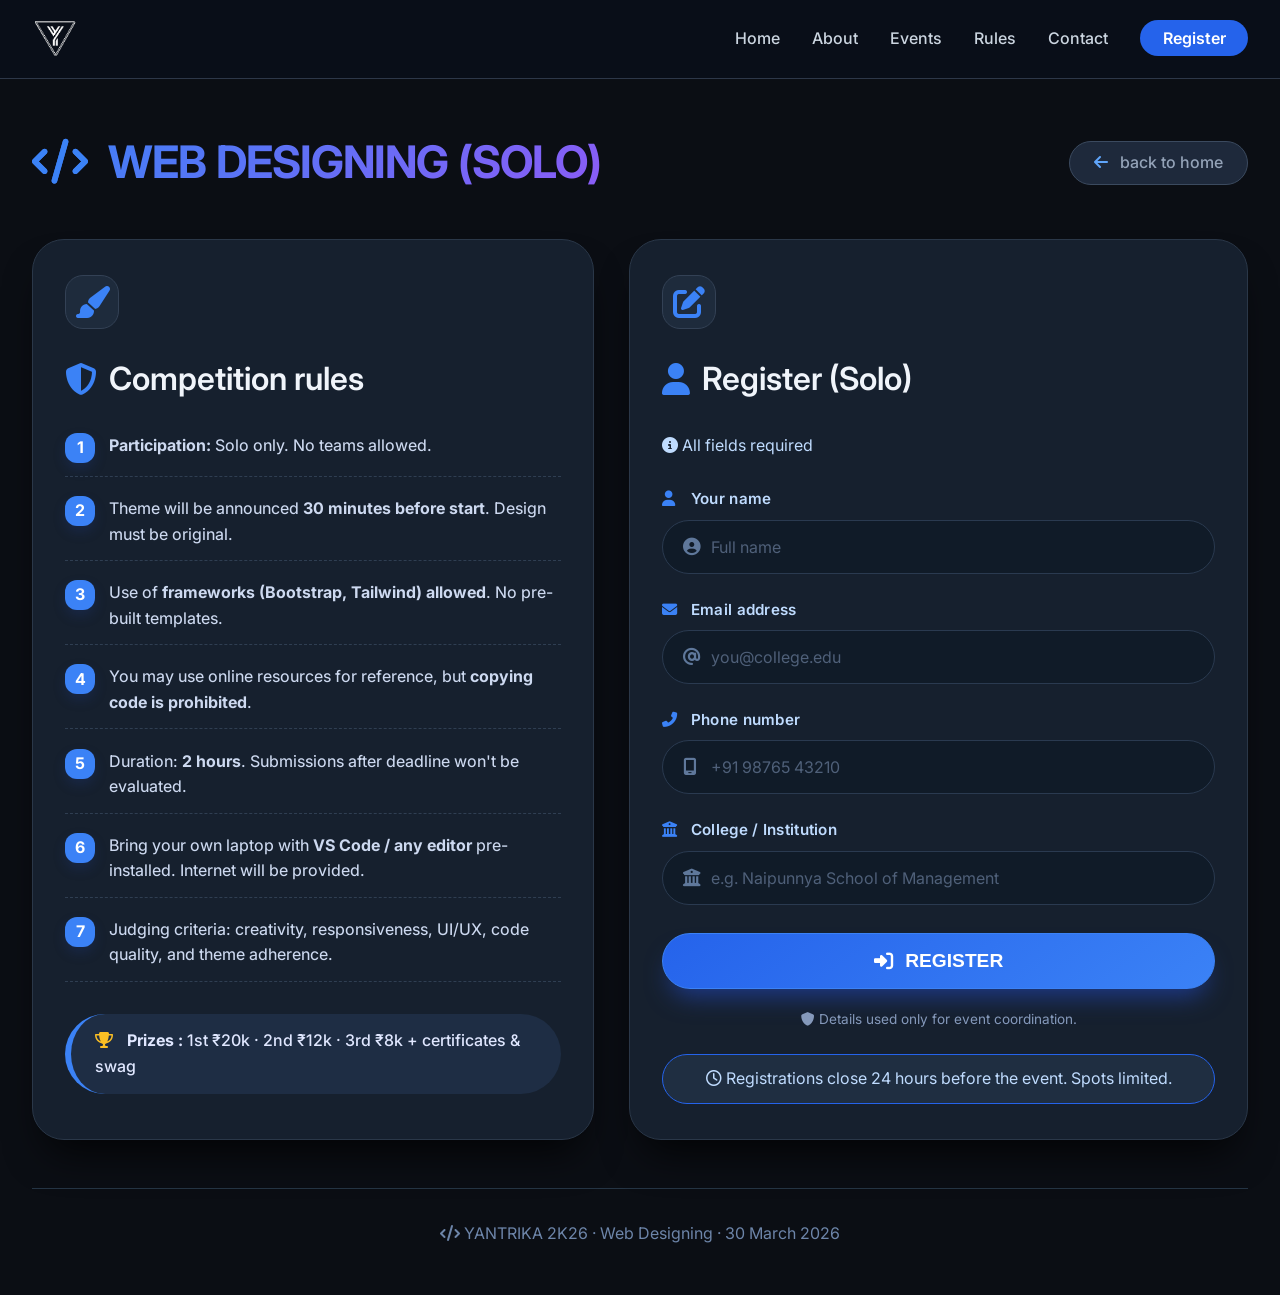
<file: web-designing.html>
<!DOCTYPE html>
<html lang="en">

<head>
    <meta charset="UTF-8" />
    <meta name="viewport" content="width=device-width, initial-scale=1.0" />
    <title>Yantrika 2K26 · Web Designing (Solo)</title>
    <!-- same fontawesome & google font for consistency -->
    <link rel="stylesheet" href="https://cdnjs.cloudflare.com/ajax/libs/font-awesome/6.6.0/css/all.min.css" />
    <link
        href="https://fonts.googleapis.com/css2?family=Inter:opsz,wght@14..32,400;14..32,500;14..32,600;14..32,700&display=swap"
        rel="stylesheet" />
    <style>
        * {
            margin: 0;
            padding: 0;
            box-sizing: border-box;
        }

        body {
            font-family: 'Inter', sans-serif;
            background: #0b0e14;
            color: #e2e8f0;
            line-height: 1.6;
            min-height: 100vh;
            display: flex;
            flex-direction: column;
        }

        /* ---------- navbar (matches home page style) ---------- */
        header {
            background: rgba(10, 15, 25, 0.95);
            backdrop-filter: blur(10px);
            border-bottom: 1px solid #2d3748;
            position: sticky;
            top: 0;
            z-index: 100;
        }

        .navbar {
            max-width: 1300px;
            margin: 0 auto;
            padding: 0.8rem 2rem;
            display: flex;
            align-items: center;
            justify-content: space-between;
        }

        .nav-logo img {
            height: 70px;
            width: auto;
        }

        .nav-menu {
            display: flex;
            list-style: none;
            gap: 2rem;
            align-items: center;
        }

        .nav-link {
            text-decoration: none;
            color: #cbd5e0;
            font-weight: 500;
            transition: color 0.2s;
            font-size: 1rem;
        }

        .nav-link:hover {
            color: #60a5fa;
        }

        .register-link {
            background: #2563eb;
            color: white;
            padding: 0.5rem 1.4rem;
            border-radius: 40px;
            font-weight: 600;
        }

        .register-link:hover {
            background: #3b82f6;
            color: white;
        }

        #menu-open-button,
        #menu-close-button {
            display: none;
            background: none;
            border: none;
            color: white;
            font-size: 1.8rem;
            cursor: pointer;
        }

        /* ---------- main web designing container ---------- */
        .web-main {
            flex: 1;
            max-width: 1300px;
            margin: 3rem auto;
            padding: 0 2rem;
            width: 100%;
        }

        /* header with title & back */
        .page-header {
            display: flex;
            justify-content: space-between;
            align-items: center;
            margin-bottom: 2.5rem;
            flex-wrap: wrap;
            gap: 1rem;
        }

        .page-header h1 {
            font-size: 2.8rem;
            font-weight: 700;
            background: linear-gradient(130deg, #3b82f6, #8b5cf6);
            -webkit-background-clip: text;
            background-clip: text;
            color: transparent;
            letter-spacing: -0.02em;
        }

        .page-header h1 i {
            color: #3b82f6;
            margin-right: 12px;
            background: none;
            -webkit-background-clip: unset;
            background-clip: unset;
            color: #3b82f6;
        }

        .home-badge {
            background: #1e293b;
            padding: 0.5rem 1.5rem;
            border-radius: 60px;
            border: 1px solid #3b4a5f;
            font-weight: 500;
        }

        .home-badge a {
            color: #94a3b8;
            text-decoration: none;
        }

        .home-badge i {
            margin-right: 8px;
            color: #60a5fa;
        }

        /* two column layout */
        .th-grid {
            display: grid;
            grid-template-columns: 1fr 1.1fr;
            gap: 2.2rem;
            margin-top: 1rem;
        }

        /* common card style */
        .rules-card,
        .form-card {
            background: #16202e;
            border-radius: 2rem;
            padding: 2.2rem 2rem;
            box-shadow: 0 25px 40px -15px rgba(0, 0, 0, 0.8);
            border: 1px solid #2a3748;
            backdrop-filter: blur(4px);
            transition: transform 0.2s ease, border-color 0.2s;
        }

        .rules-card:hover,
        .form-card:hover {
            border-color: #3b82f6;
            transform: translateY(-5px);
        }

        .card-icon {
            display: inline-flex;
            align-items: center;
            justify-content: center;
            width: 54px;
            height: 54px;
            background: #1e2b3c;
            border-radius: 18px;
            color: #3b82f6;
            font-size: 2rem;
            margin-bottom: 1.5rem;
            border: 1px solid #334155;
        }

        h2 {
            font-size: 2rem;
            font-weight: 600;
            margin-bottom: 1.8rem;
            display: flex;
            align-items: center;
            gap: 12px;
            color: #f0f4fa;
        }

        h2 i {
            color: #3b82f6;
            font-size: 2rem;
        }

        /* rules list */
        .rules-list {
            list-style: none;
        }

        .rules-list li {
            display: flex;
            align-items: flex-start;
            gap: 14px;
            margin-bottom: 1.2rem;
            padding-bottom: 0.8rem;
            border-bottom: 1px dashed #2f3e52;
        }

        .rule-num {
            background: #3b82f6;
            color: white;
            width: 30px;
            height: 30px;
            border-radius: 12px;
            display: inline-flex;
            align-items: center;
            justify-content: center;
            font-weight: 700;
            font-size: 1rem;
            flex-shrink: 0;
            box-shadow: 0 6px 12px #1e3a8a40;
        }

        .rule-text {
            flex: 1;
            color: #cdd9f0;
            font-weight: 450;
        }

        .rule-highlight {
            background: #2563eb;
            color: #dbeafe;
            padding: 0.2rem 0.9rem;
            border-radius: 30px;
            font-size: 0.9rem;
            font-weight: 600;
            margin-left: 8px;
            white-space: nowrap;
        }

        .prize-note {
            background: #1e2d44;
            border-radius: 50px;
            padding: 0.9rem 1.5rem;
            margin-top: 2rem;
            border-left: 6px solid #3b82f6;
            font-weight: 500;
            color: #e0e7ff;
        }

        .prize-note i {
            color: #fbbf24;
            margin-right: 10px;
        }

        /* ---------- form styling ---------- */
        .form-group {
            margin-bottom: 1.5rem;
        }

        label {
            display: block;
            font-weight: 600;
            font-size: 0.95rem;
            margin-bottom: 0.5rem;
            color: #bfdbfe;
            letter-spacing: 0.3px;
        }

        label i {
            width: 24px;
            color: #3b82f6;
        }

        .input-wrapper {
            display: flex;
            align-items: center;
            background: #101b28;
            border-radius: 60px;
            padding: 0.1rem 1.2rem;
            border: 1.5px solid #2a3a50;
            transition: all 0.2s;
        }

        .input-wrapper:hover,
        .input-wrapper:focus-within {
            border-color: #3b82f6;
            box-shadow: 0 0 0 3px #1e3a8a40;
        }

        .input-wrapper i {
            color: #5f789b;
            font-size: 1.1rem;
            width: 30px;
        }

        input {
            width: 100%;
            padding: 0.9rem 0;
            background: transparent;
            border: none;
            font-size: 1rem;
            font-family: 'Inter', sans-serif;
            color: #edf2f7;
            outline: none;
        }

        input::placeholder {
            color: #4f6079;
            font-weight: 400;
        }

        .btn-register {
            background: linear-gradient(145deg, #2563eb, #3b82f6);
            border: none;
            color: white;
            font-weight: 700;
            font-size: 1.2rem;
            padding: 1rem 2rem;
            border-radius: 60px;
            width: 100%;
            cursor: pointer;
            display: flex;
            align-items: center;
            justify-content: center;
            gap: 12px;
            margin-top: 1.8rem;
            border: 1px solid #3b82f6;
            box-shadow: 0 15px 25px -8px #1e3a8a;
            transition: all 0.2s;
        }

        .btn-register:hover:not(:disabled) {
            background: linear-gradient(145deg, #3b82f6, #60a5fa);
            transform: scale(1.02);
            box-shadow: 0 20px 30px -8px #1e3a8a;
        }

        .btn-register:disabled {
            opacity: 0.65;
            cursor: not-allowed;
        }

        .success-message {
            background: #0f371f;
            color: #b8f3c5;
            border-radius: 60px;
            padding: 0.9rem 1.5rem;
            text-align: center;
            font-weight: 600;
            margin-top: 1.8rem;
            display: none;
            align-items: center;
            justify-content: center;
            gap: 12px;
            border: 1px solid #2e7d5e;
        }

        .success-message.show {
            display: flex;
        }

        .success-message i {
            font-size: 1.5rem;
            color: #4ade80;
        }

        small {
            display: block;
            margin-top: 1.2rem;
            color: #8599bb;
            font-size: 0.85rem;
            text-align: center;
        }

        .footer-note {
            margin-top: 3rem;
            text-align: center;
            color: #6d85a9;
            border-top: 1px solid #253545;
            padding-top: 2rem;
        }

        .footer-note a {
            color: #90caf9;
            text-decoration: none;
            font-weight: 500;
        }

        /* --- mobile menu improvements --- */
        @media (max-width: 700px) {
            .navbar {
                padding: 0.8rem 1.5rem;
            }

            .nav-menu {
                position: fixed;
                top: 0;
                right: -100%;
                width: 280px;
                height: 100vh;
                background: #0f172a;
                flex-direction: column;
                padding: 5rem 2rem;
                transition: right 0.3s ease;
                box-shadow: -5px 0 30px black;
                z-index: 200;
                overflow-y: auto;
            }

            body.show-mobile-menu .nav-menu {
                right: 0;
            }

            body.show-mobile-menu {
                overflow: hidden;
            }

            #menu-open-button {
                display: block;
            }

            #menu-close-button {
                display: block;
                position: absolute;
                top: 1.5rem;
                right: 1.5rem;
            }
        }

        /* responsiveness for other sections */
        @media (max-width: 1024px) {
            .th-grid {
                gap: 1.5rem;
            }

            .rules-card,
            .form-card {
                padding: 1.8rem 1.5rem;
            }
        }

        @media (max-width: 900px) {
            .th-grid {
                grid-template-columns: 1fr;
            }

            .page-header h1 {
                font-size: 2.3rem;
            }
        }

        @media (max-width: 500px) {
            .web-main {
                margin: 1.5rem auto;
                padding: 0 1rem;
            }

            .page-header {
                margin-bottom: 1.5rem;
                flex-direction: column;
                align-items: flex-start;
                gap: 0.8rem;
            }

            .page-header h1 {
                font-size: 1.8rem;
            }

            .home-badge {
                padding: 0.4rem 1rem;
                font-size: 0.9rem;
            }

            .rules-card,
            .form-card {
                padding: 1.5rem 1.2rem;
                border-radius: 1.2rem;
            }

            .card-icon {
                width: 44px;
                height: 44px;
                font-size: 1.6rem;
                margin-bottom: 1rem;
                border-radius: 14px;
            }

            h2 {
                font-size: 1.5rem;
                margin-bottom: 1.2rem;
            }

            h2 i {
                font-size: 1.5rem;
            }

            .rules-list li {
                gap: 10px;
                font-size: 0.95rem;
            }

            .rule-num {
                width: 26px;
                height: 26px;
                font-size: 0.9rem;
                border-radius: 8px;
            }

            .input-wrapper {
                padding: 0.1rem 1rem;
            }

            input {
                font-size: 0.95rem;
            }

            .btn-register {
                padding: 0.9rem 1.2rem;
                font-size: 1.05rem;
            }

            .prize-note {
                padding: 0.8rem 1rem;
                font-size: 0.9rem;
                margin-top: 1.5rem;
            }

            .footer-note {
                font-size: 0.85rem;
                padding: 1.5rem 1rem 0;
            }
        }
    </style>
</head>

<body>
    <!-- navbar (same as home) -->
    <header>
        <nav class="navbar">
            <a href="index.html" class="nav-logo">
                <img src="./yantrika-images/yantrika.png" alt="Yantrika Logo" style="height:45px;">
            </a>
            <ul class="nav-menu">
                <button id="menu-close-button" class="fas fa-times"></button>
                <li class="nav-item"><a href="index.html" class="nav-link">Home</a></li>
                <li class="nav-item"><a href="index.html#about" class="nav-link">About</a></li>
                <li class="nav-item"><a href="index.html#events" class="nav-link">Events</a></li>
                <li class="nav-item"><a href="index.html#rules" class="nav-link">Rules</a></li>
                <li class="nav-item"><a href="index.html#contact" class="nav-link">Contact</a></li>
                <li class="nav-item"><a
                        href="https://docs.google.com/forms/d/e/1FAIpQLSdMAK3N2_PCzqhsFvhlyOdtZt3FZMfPoFVZkqa5NTaTAF0Fag/viewform?usp=dialog"
                        class="nav-link register-link">Register</a></li>
            </ul>
            <button id="menu-open-button" class="fas fa-bars"></button>
        </nav>
    </header>

    <main class="web-main">
        <!-- page header -->
        <div class="page-header">
            <h1><i class="fas fa-code"></i> WEB DESIGNING (SOLO)</h1>
            <div class="home-badge">
                <a href="index.html"><i class="fas fa-arrow-left"></i> back to home</a>
            </div>
        </div>

        <!-- two content columns: rules & registration -->
        <div class="th-grid">
            <!-- LEFT: COMMON RULES CARD (solo specific) -->
            <div class="rules-card">
                <div class="card-icon"><i class="fas fa-paint-brush"></i></div>
                <h2><i class="fas fa-shield-halved"></i> Competition rules</h2>
                <ul class="rules-list">
                    <li>
                        <span class="rule-num">1</span>
                        <span class="rule-text"><strong>Participation:</strong> Solo only. No teams allowed.</span>
                    </li>
                    <li>
                        <span class="rule-num">2</span>
                        <span class="rule-text">Theme will be announced <strong>30 minutes before start</strong>. Design
                            must be original.</span>
                    </li>
                    <li>
                        <span class="rule-num">3</span>
                        <span class="rule-text">Use of <strong>frameworks (Bootstrap, Tailwind) allowed</strong>. No
                            pre-built templates.</span>
                    </li>
                    <li>
                        <span class="rule-num">4</span>
                        <span class="rule-text">You may use online resources for reference, but <strong>copying code is
                                prohibited</strong>.</span>
                    </li>
                    <li>
                        <span class="rule-num">5</span>
                        <span class="rule-text">Duration: <strong>2 hours</strong>. Submissions after deadline won't be
                            evaluated.</span>
                    </li>
                    <li>
                        <span class="rule-num">6</span>
                        <span class="rule-text">Bring your own laptop with <strong>VS Code / any editor</strong>
                            pre-installed. Internet will be provided.</span>
                    </li>
                    <li>
                        <span class="rule-num">7</span>
                        <span class="rule-text">Judging criteria: creativity, responsiveness, UI/UX, code quality, and
                            theme adherence.</span>
                    </li>
                </ul>
                <div class="prize-note">
                    <i class="fas fa-trophy"></i> <strong>Prizes :</strong> 1st ₹20k · 2nd ₹12k · 3rd ₹8k + certificates
                    & swag
                </div>
            </div>

            <!-- RIGHT: REGISTRATION FORM CARD (solo only) -->
            <div class="form-card">
                <div class="card-icon"><i class="fas fa-pen-to-square"></i></div>
                <h2><i class="fas fa-user"></i> Register (Solo)</h2>
                <p style="margin-bottom: 1.8rem; color: #bfdbfe;"><i class="fas fa-info-circle"></i> All fields required
                </p>

                <form id="webForm">
                    <!-- Participant name (instead of team name + leader) -->
                    <div class="form-group">
                        <label><i class="fas fa-user"></i> Your name</label>
                        <div class="input-wrapper">
                            <i class="fas fa-user-circle"></i>
                            <input type="text" id="participantName" placeholder="Full name" required>
                        </div>
                    </div>

                    <!-- Email -->
                    <div class="form-group">
                        <label><i class="fas fa-envelope"></i> Email address</label>
                        <div class="input-wrapper">
                            <i class="fas fa-at"></i>
                            <input type="email" id="email" placeholder="you@college.edu" required>
                        </div>
                    </div>

                    <!-- Phone -->
                    <div class="form-group">
                        <label><i class="fas fa-phone-alt"></i> Phone number</label>
                        <div class="input-wrapper">
                            <i class="fas fa-mobile-screen"></i>
                            <input type="tel" id="phone" placeholder="+91 98765 43210" required>
                        </div>
                    </div>

                    <!-- College -->
                    <div class="form-group">
                        <label><i class="fas fa-building-columns"></i> College / Institution</label>
                        <div class="input-wrapper">
                            <i class="fas fa-university"></i>
                            <input type="text" id="college" placeholder="e.g. Naipunnya School of Management" required>
                        </div>
                    </div>

                    <button type="submit" class="btn-register" id="registerBtn">
                        <i class="fas fa-right-to-bracket"></i> REGISTER
                    </button>
                    <small><i class="fas fa-shield"></i> Details used only for event coordination.</small>
                </form>

                <!-- success message -->
                <div id="successMsg" class="success-message">
                    <i class="fas fa-circle-check"></i> Registered! Check your email for theme & guidelines.
                </div>

                <!-- deadline note -->
                <div
                    style="margin-top: 1.5rem; background: #1f2e41; border-radius: 60px; padding: 0.7rem 1rem; color: #bfdbfe; text-align: center; border: 1px solid #2563eb;">
                    <i class="far fa-clock"></i> Registrations close 24 hours before the event. Spots limited.
                </div>
            </div>
        </div>

        <!-- footer hint -->
        <div class="footer-note">
            <i class="fas fa-code"></i> YANTRIKA 2K26 · Web Designing · 30 March 2026
        </div>
    </main>

    <script>
        (function () {
            // ---------- mobile menu toggle ----------
            const menuOpen = document.getElementById('menu-open-button');
            const menuClose = document.getElementById('menu-close-button');
            const body = document.body;

            if (menuOpen) {
                menuOpen.addEventListener('click', () => {
                    body.classList.toggle('show-mobile-menu');
                });
            }

            if (menuClose) {
                menuClose.addEventListener('click', () => {
                    body.classList.remove('show-mobile-menu');
                });
            }

            document.querySelectorAll('.nav-link').forEach(link => {
                link.addEventListener('click', () => {
                    body.classList.remove('show-mobile-menu');
                });
            });

            // ---------- web form handling (demo) ----------
            const form = document.getElementById('webForm');
            const successDiv = document.getElementById('successMsg');
            const registerBtn = document.getElementById('registerBtn');

            form.addEventListener('submit', async function (e) {
                e.preventDefault();

                const data = {
                    name: document.getElementById("participantName").value,
                    email: document.getElementById("email").value,
                    phone: document.getElementById("phone").value,
                    college: document.getElementById("college").value
                };

                registerBtn.disabled = true;
                registerBtn.innerHTML = `<i class="fas fa-spinner fa-spin"></i> Submitting...`;

                await fetch("https://script.google.com/macros/s/AKfycbwoWpe1Wf6J7JAR0Jy5thKWvohn5aVMHggXz4jyD4tobcuhEWeO4vS0D-tl3822WlcBCQ/exec", {
                    method: "POST",
                    body: JSON.stringify(data)
                });

                successDiv.classList.add('show');
                registerBtn.innerHTML = `<i class="fas fa-check-circle"></i> REGISTERED`;
            });
        })();
    </script>
</body>

</html>
</file>
